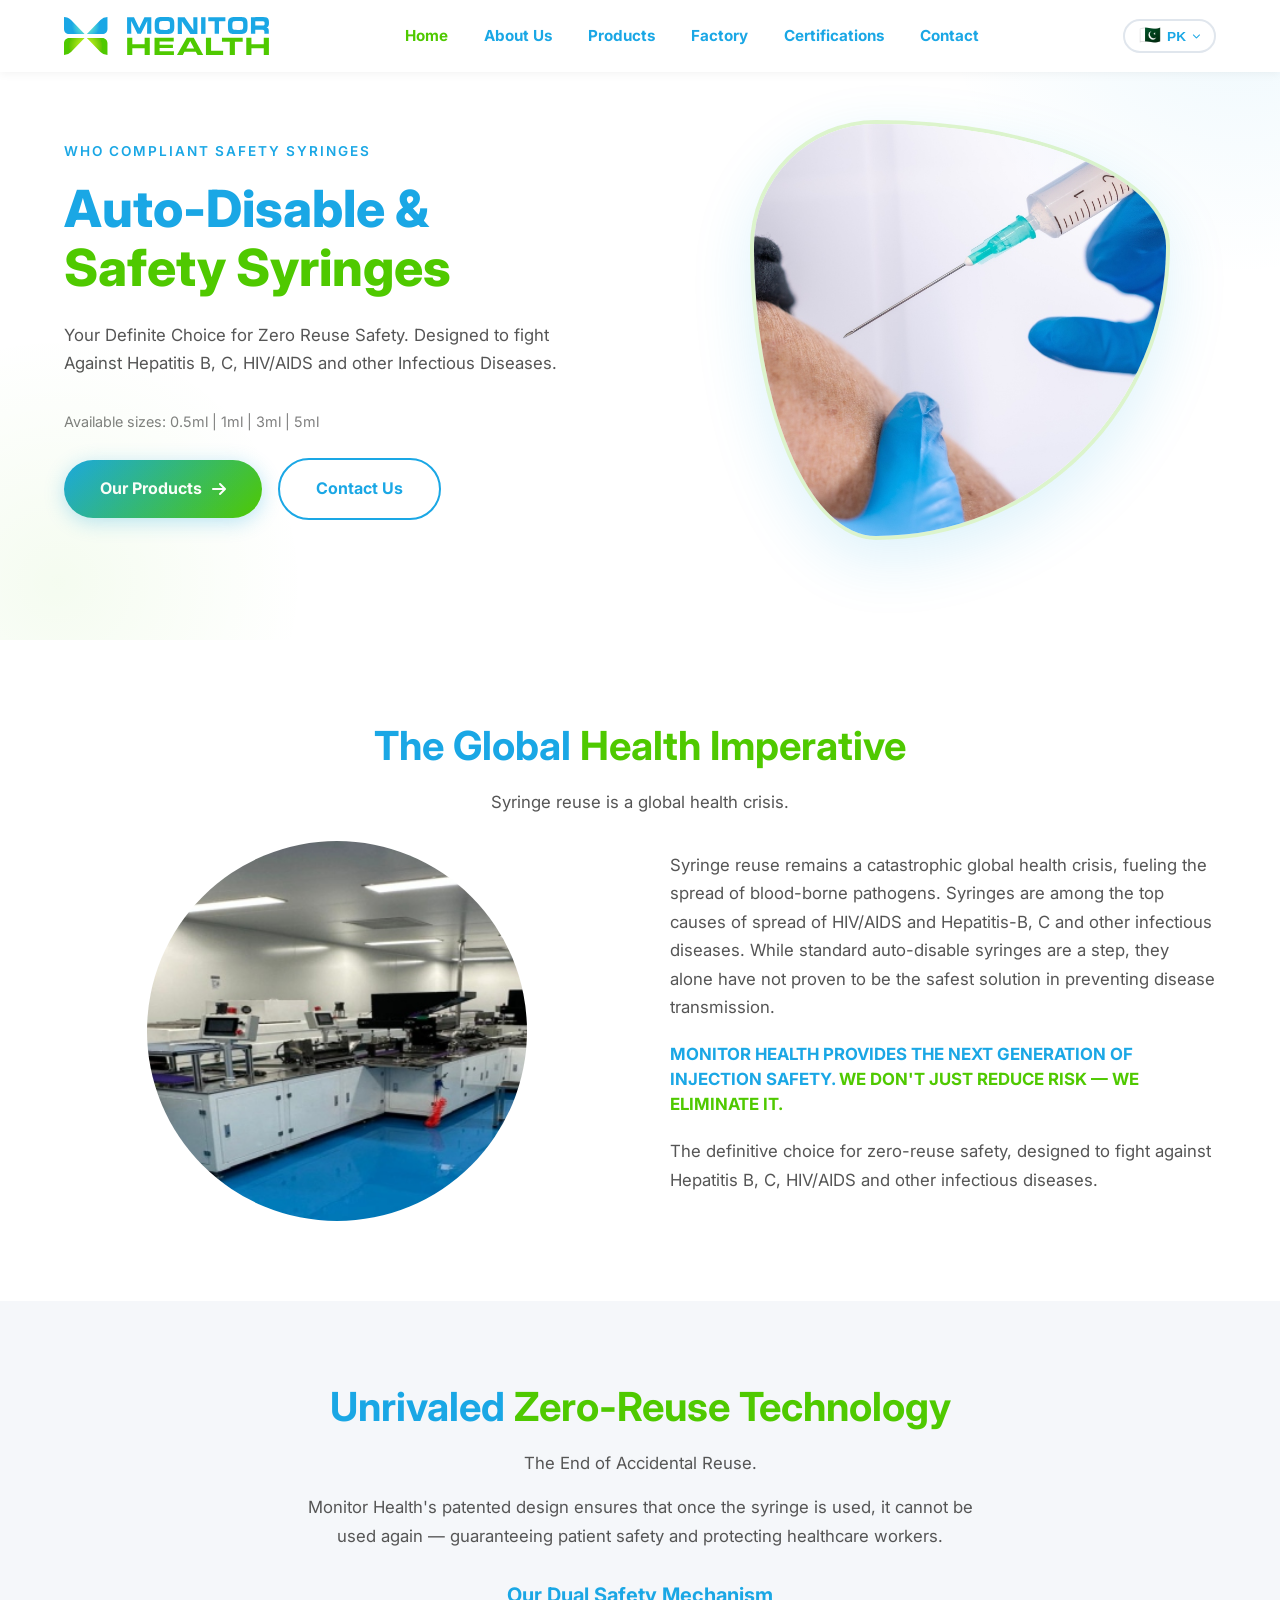
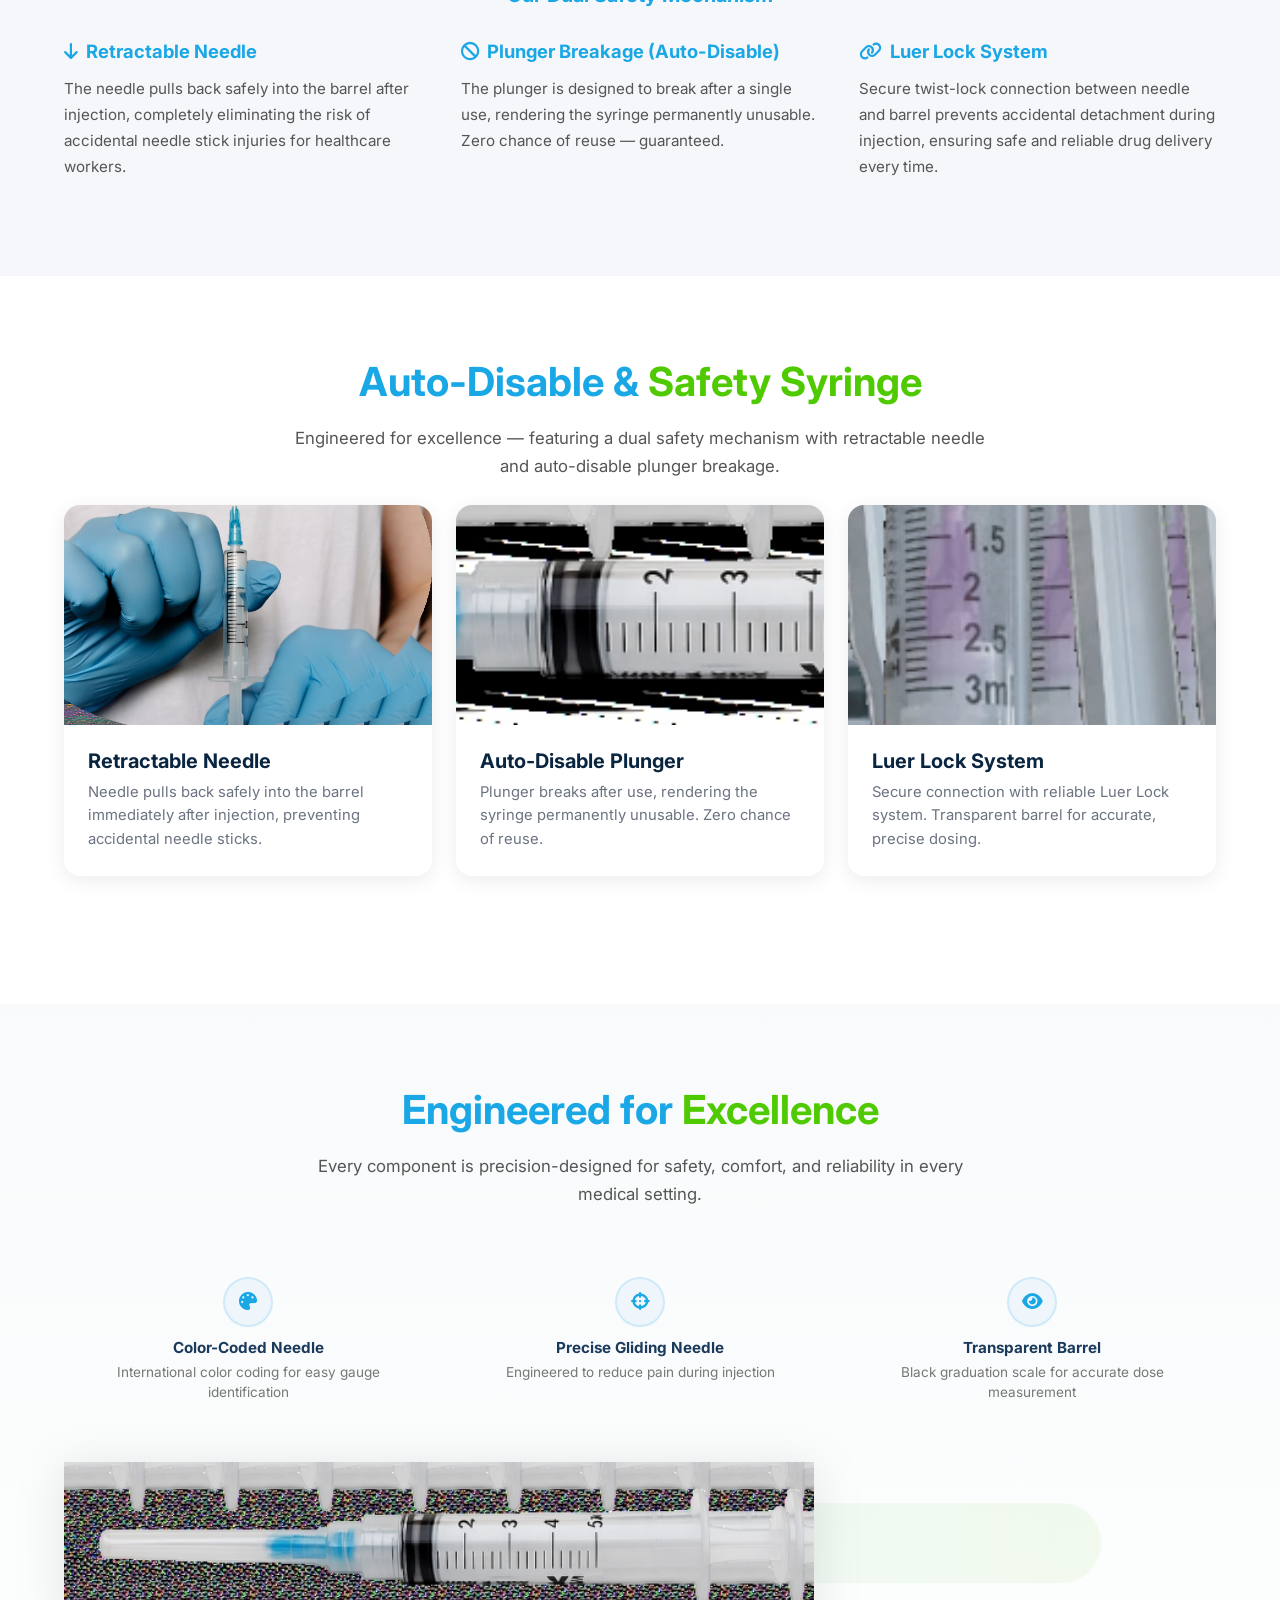
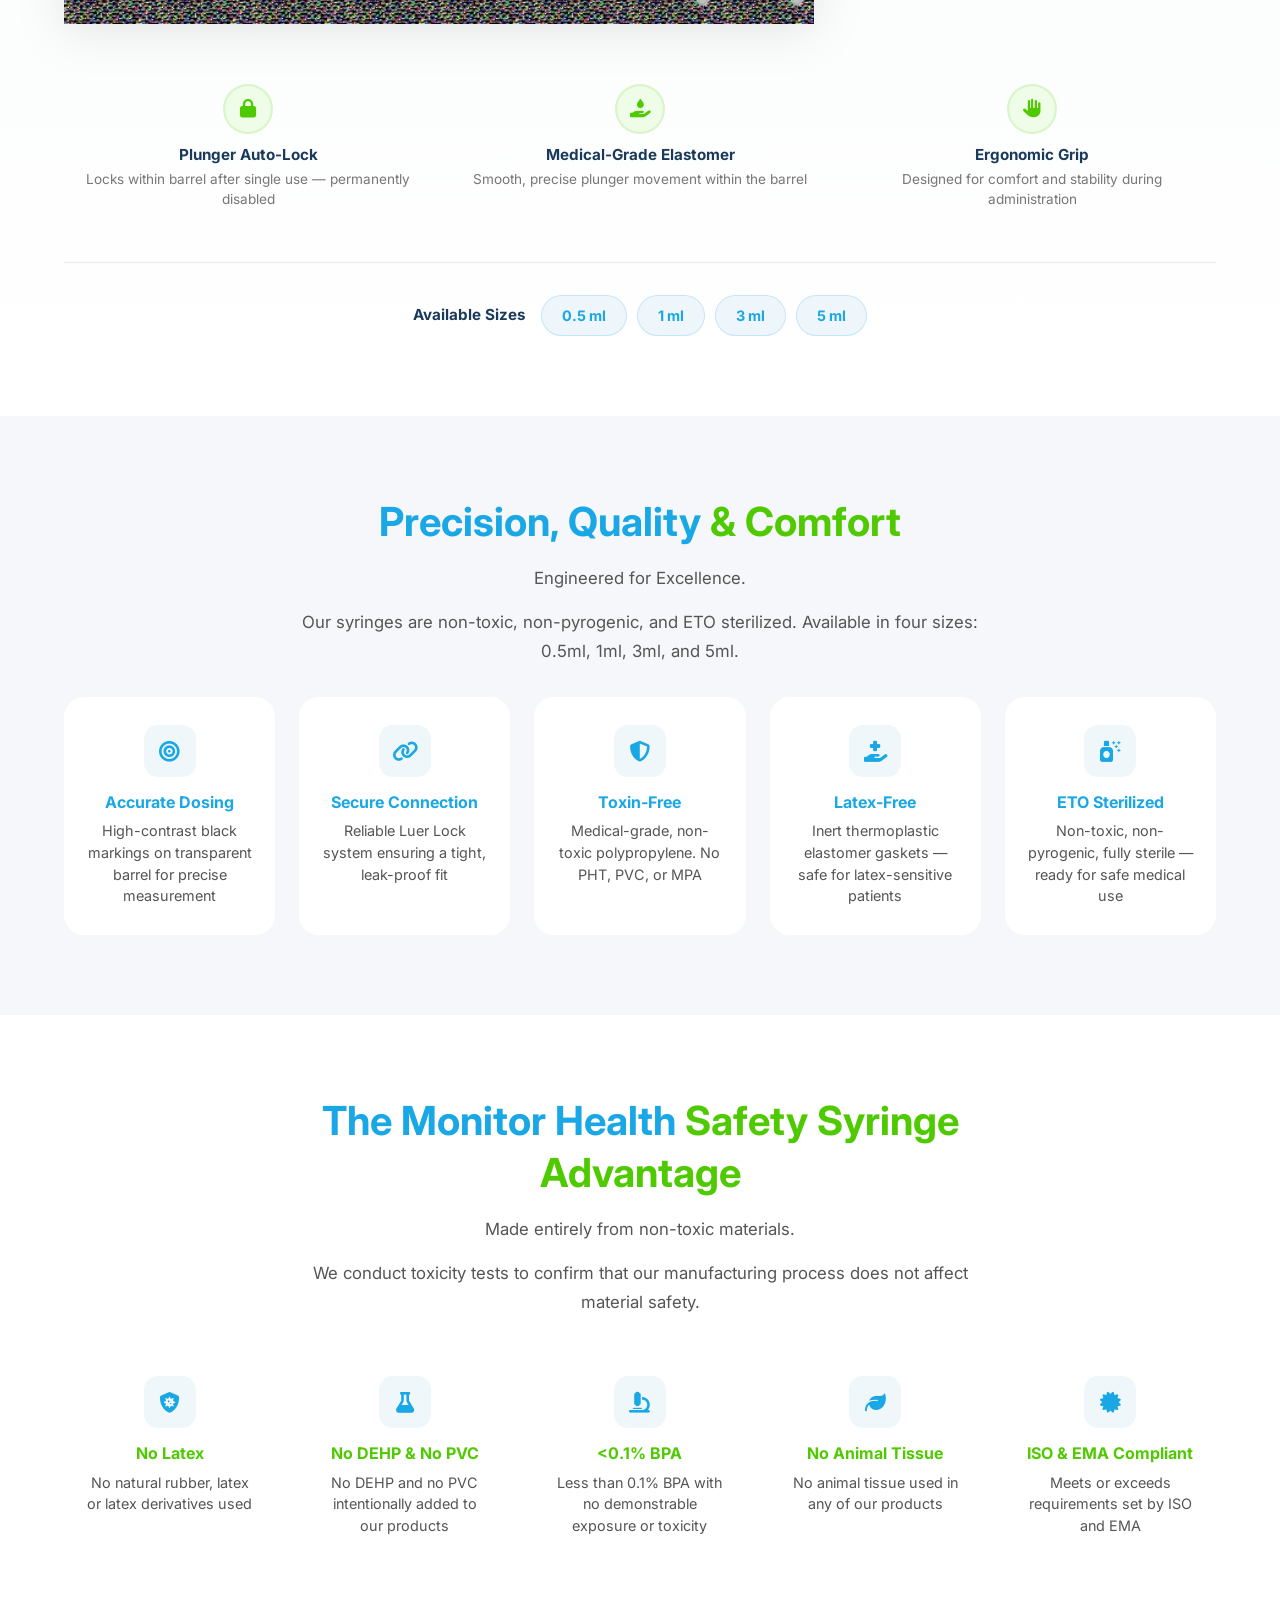
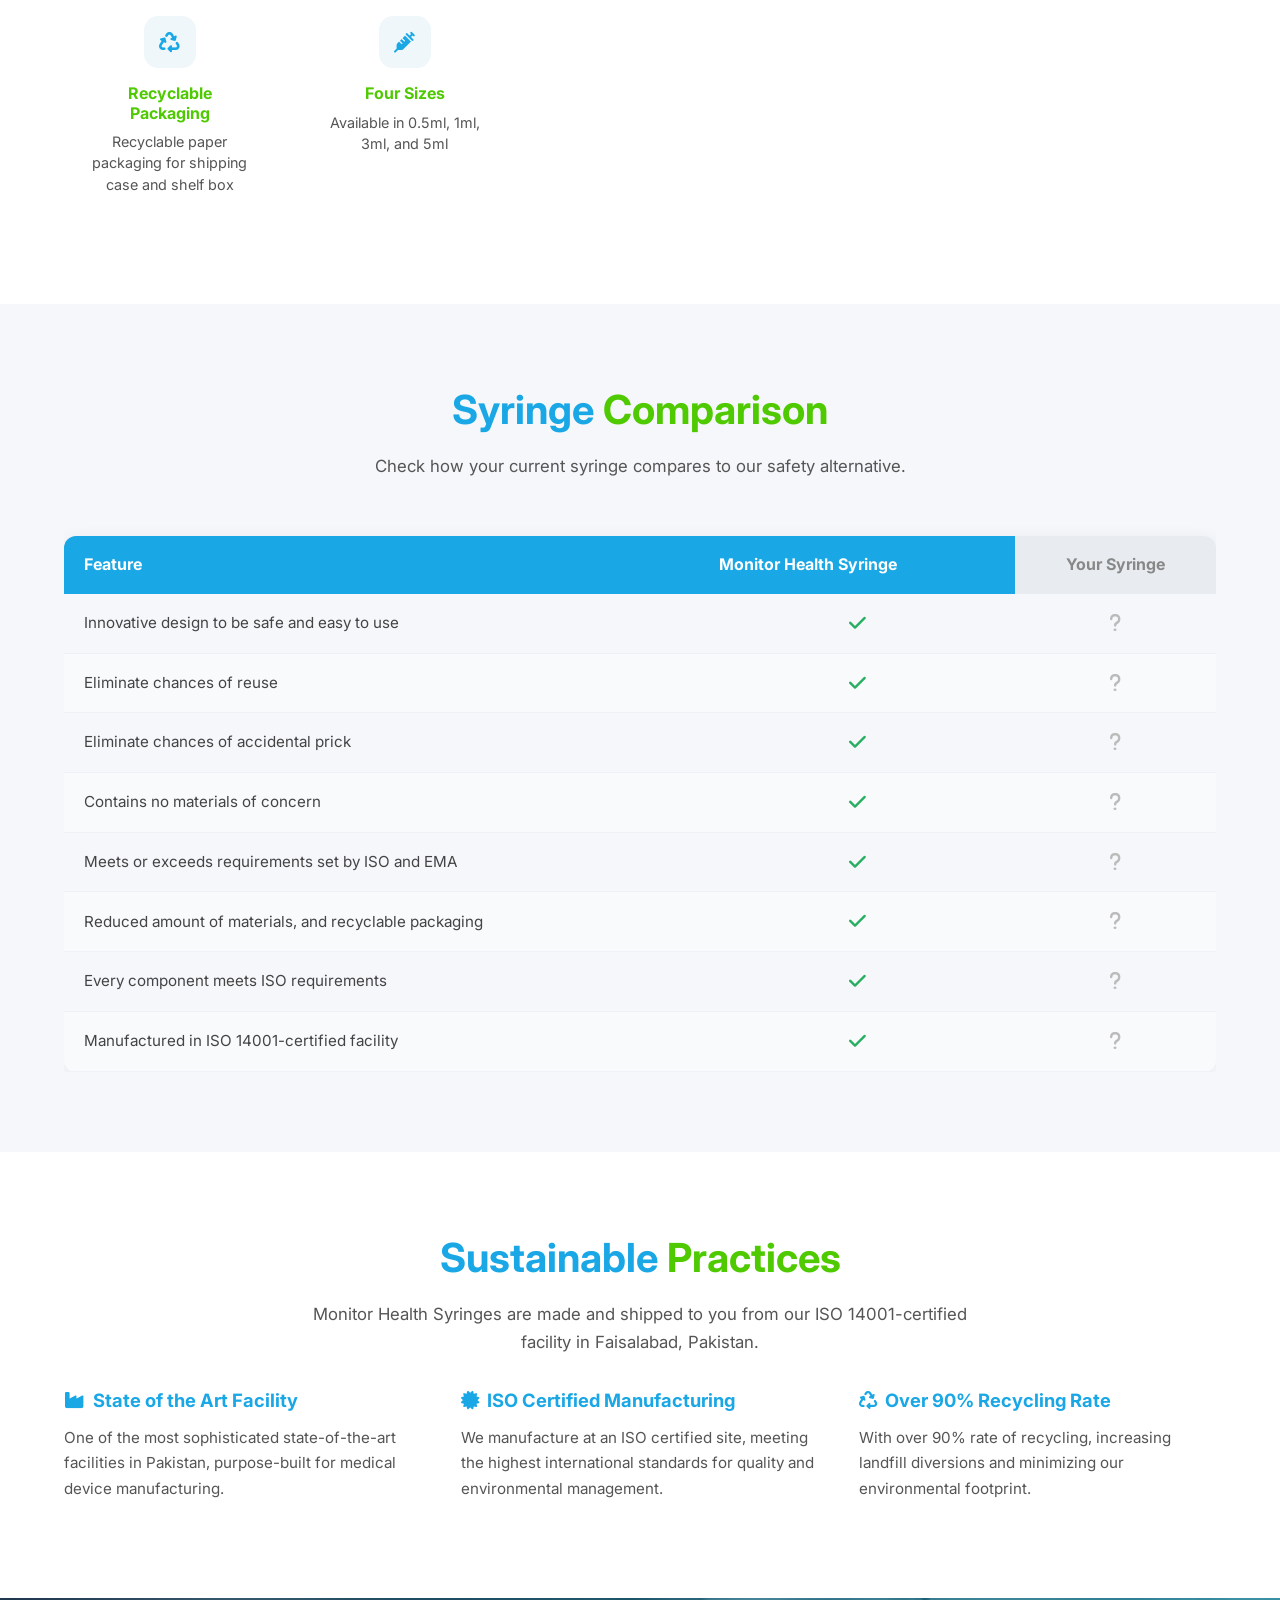
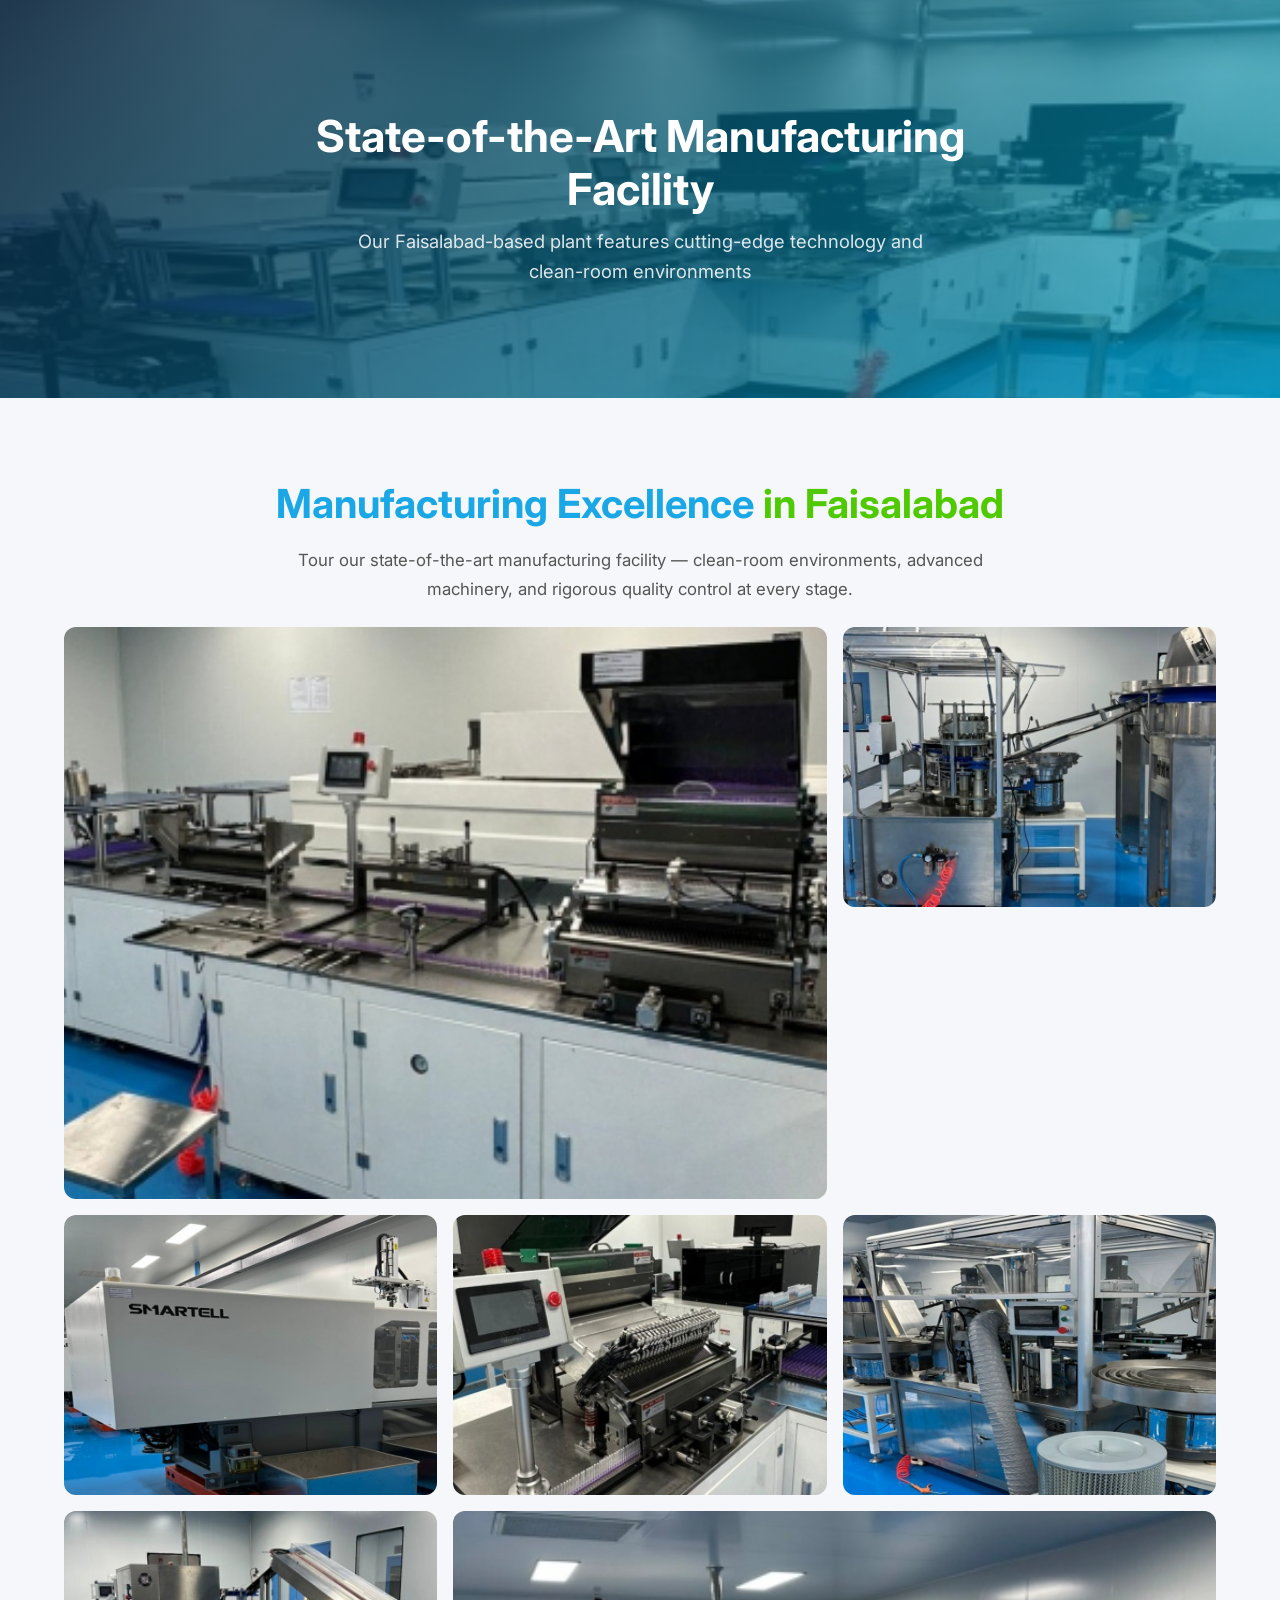
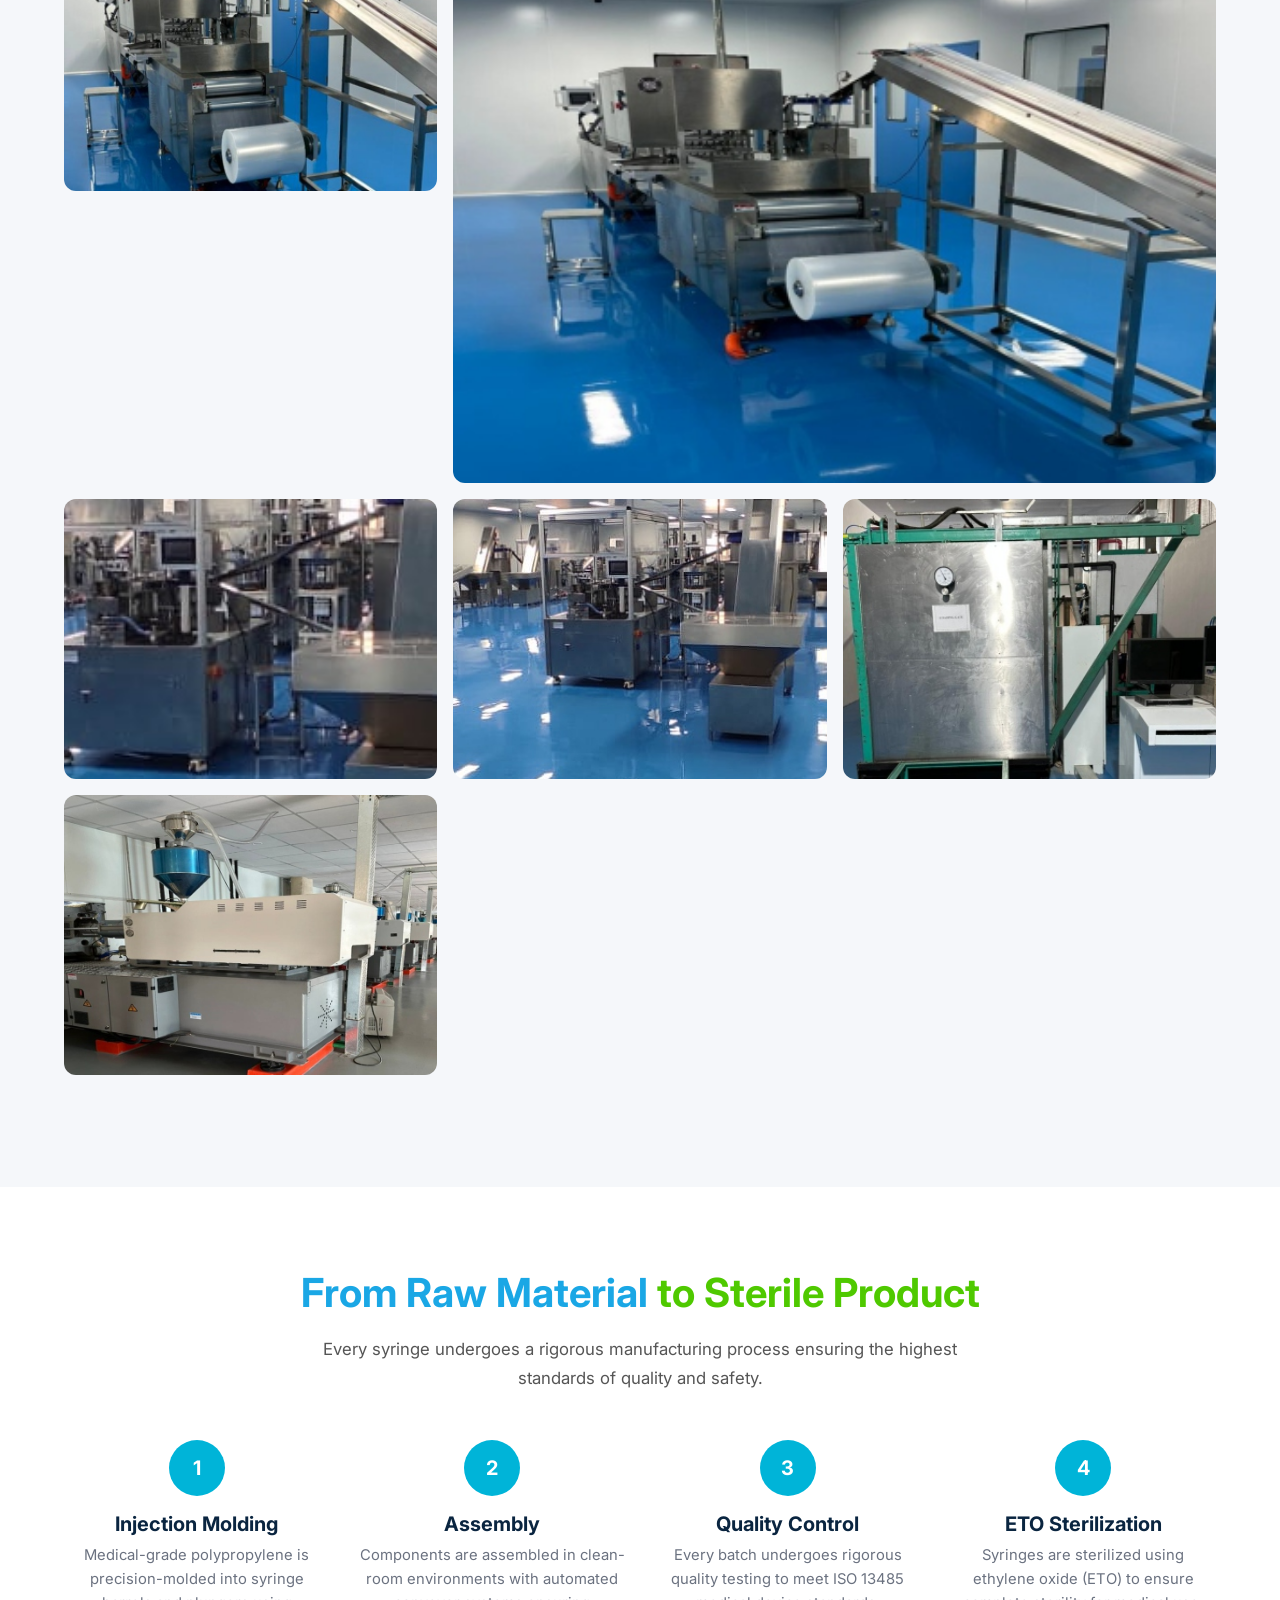
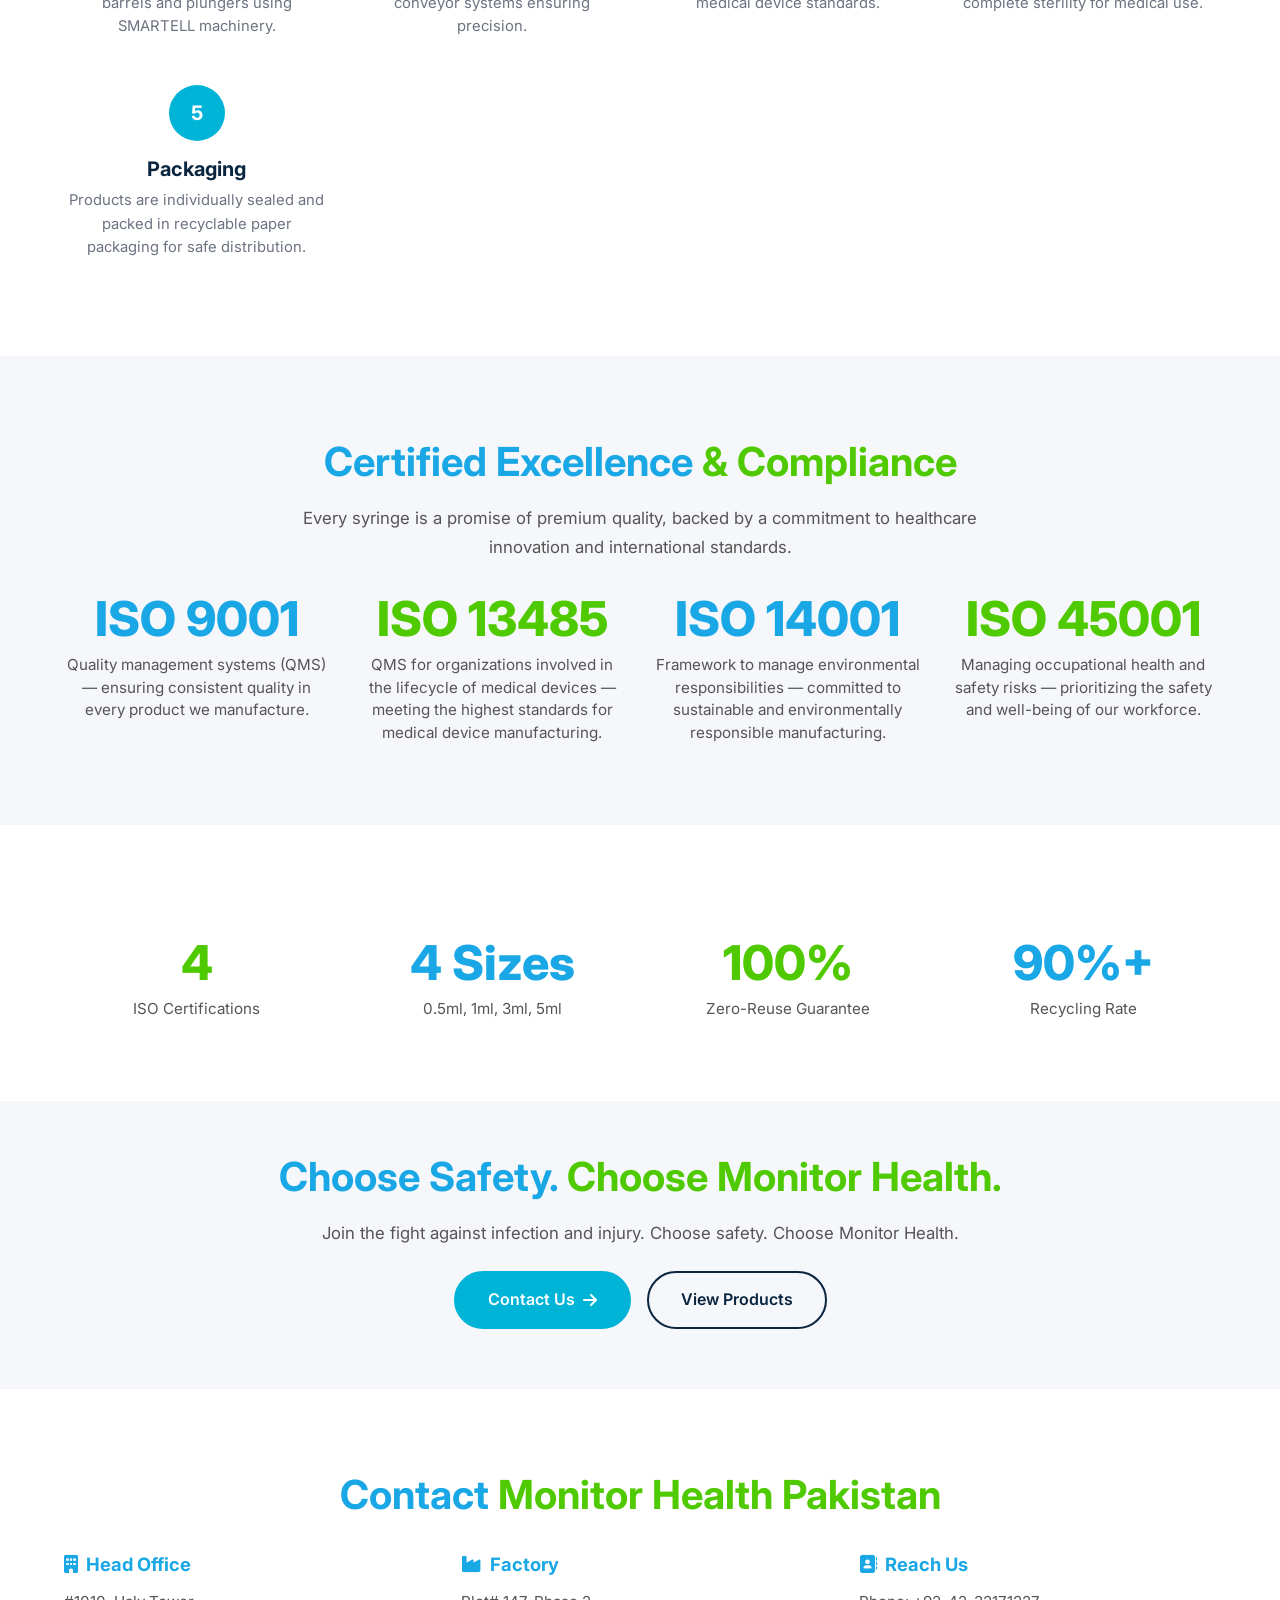
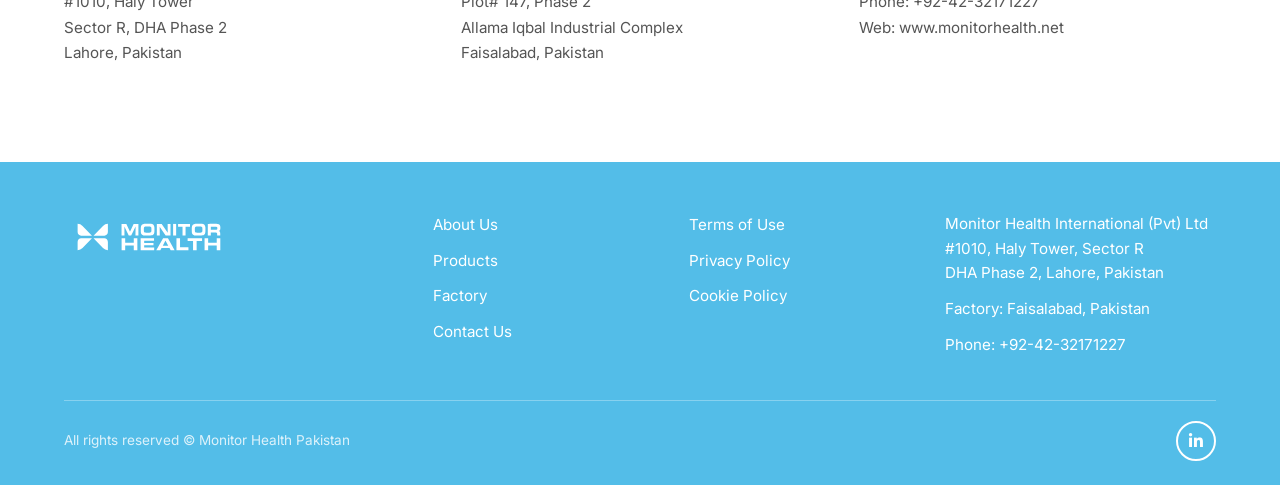
<file: pk/index.html>
<!DOCTYPE html>
<html lang="en">
<head>
  <meta charset="UTF-8">
  <meta name="viewport" content="width=device-width, initial-scale=1.0">
  <title>Monitor Health Pakistan | Auto-Disable &amp; Safety Syringes</title>
  <meta name="description" content="Monitor Health International (Private) Limited - Manufacturing WHO-compliant auto-disable and safety syringes with retractable needle and luer lock in Faisalabad, Pakistan. Your definite choice for zero reuse safety.">
  <link rel="icon" href="../assets/MonitorHealth-fav.png" type="image/png">
  <link rel="preconnect" href="https://fonts.googleapis.com">
  <link rel="preconnect" href="https://fonts.gstatic.com" crossorigin>
  <link href="https://fonts.googleapis.com/css2?family=Inter:wght@400;500;600;700;800&display=swap" rel="stylesheet">
  <link rel="stylesheet" href="https://cdnjs.cloudflare.com/ajax/libs/font-awesome/6.5.1/css/all.min.css">
  <link rel="stylesheet" href="../css/style.css">
</head>
<body>

  <!-- Header -->
  <header class="header">
    <div class="container">
      <nav class="navbar">
        <a href="index.html" class="logo">
          <img src="../assets/__Main Logo new cropped.svg" alt="Monitor Health" class="logo-svg">
        </a>
        <div class="nav-links">
          <a href="index.html" class="active">Home</a>
          <a href="#about">About Us</a>
          <a href="#products">Products</a>
          <a href="#factory">Factory</a>
          <a href="#certifications">Certifications</a>
          <a href="#contact">Contact</a>
        </div>
        <div class="region-switcher">
          <button class="region-switcher-btn">
            <span class="flag-emoji">🇵🇰</span> PK <i class="fas fa-chevron-down" style="font-size:0.6em"></i>
          </button>
          <div class="region-switcher-menu">
            <a href="../home.html"><span class="flag-emoji">🇺🇸</span> United States</a>
            <a href="index.html" class="region-active"><span class="flag-emoji">🇵🇰</span> Pakistan</a>
          </div>
        </div>
        <button class="mobile-toggle" aria-label="Toggle menu">
          <span></span><span></span><span></span>
        </button>
      </nav>
    </div>
  </header>
  <div class="mobile-overlay"></div>

  <!-- Hero Section -->
  <section class="mh-hero mh-hero-modern" style="padding-top:100px;padding-bottom:80px">
    <div class="container" style="max-width:100%;padding:0">
      <div class="mh-hero-grid" style="grid-template-columns:1fr 1fr;min-height:auto;align-items:center">
        <div class="mh-hero-content" style="padding:40px 24px 40px calc(max(24px, (100vw - 1200px) / 2 + 24px))">
          <p class="slide-up" style="color:#1aa7e5;font-weight:600;text-transform:uppercase;letter-spacing:2px;font-size:0.85rem;margin-bottom:1rem">WHO Compliant Safety Syringes</p>
          <h1 class="slide-up stagger-1" style="font-size:clamp(2.2rem,4vw,3.2rem);line-height:1.15;margin-bottom:1.5rem"><span class="text-blue">Auto-Disable &amp;</span><br><span class="text-green">Safety Syringes</span></h1>
          <p class="slide-up stagger-2">Your Definite Choice for Zero Reuse Safety. Designed to fight Against Hepatitis B, C, HIV/AIDS and other Infectious Diseases.</p>
          <p class="slide-up stagger-3" style="font-size:0.9rem;opacity:0.75;margin-bottom:1.5rem">Available sizes: 0.5ml | 1ml | 3ml | 5ml</p>
          <div class="slide-up stagger-4">
            <a href="#products" class="btn-modern btn-modern-primary">Our Products <i class="fas fa-arrow-right"></i></a>
            <a href="#contact" class="btn-modern btn-modern-outline" style="margin-left:12px">Contact Us</a>
          </div>
        </div>
        <div style="display:flex;justify-content:center;padding:20px">
          <div class="mh-hero-img-contained float-animation">
            <img src="../assets/pk/img-000.png" alt="Monitor Health Auto-Disable Safety Syringe">
          </div>
        </div>
      </div>
    </div>
  </section>

  <!-- The Global Health Imperative -->
  <section id="about" class="mh-section">
    <div class="container">
      <h2 class="mh-centered-heading fade-in"><span class="text-blue">The Global</span> <span class="text-green">Health Imperative</span></h2>
      <p class="mh-help-desc text-center fade-in" style="margin-bottom:1.5rem">Syringe reuse is a global health crisis.</p>
      <div class="mh-feature-row">
        <div class="mh-circle-img fade-in-left">
          <img src="../assets/pk/img-009.png" alt="Monitor Health Pakistan facility">
        </div>
        <div class="mh-feature-content fade-in-right">
          <p>Syringe reuse remains a catastrophic global health crisis, fueling the spread of blood-borne pathogens. Syringes are among the top causes of spread of HIV/AIDS and Hepatitis-B, C and other infectious diseases. While standard auto-disable syringes are a step, they alone have not proven to be the safest solution in preventing disease transmission.</p>
          <p style="font-weight:700;text-transform:uppercase;margin:1.25rem 0;line-height:1.5"><span class="text-blue">Monitor Health provides the next generation of injection safety.</span> <span class="text-green">We don't just reduce risk &mdash; we eliminate it.</span></p>
          <p>The definitive choice for zero-reuse safety, designed to fight against Hepatitis B, C, HIV/AIDS and other infectious diseases.</p>
        </div>
      </div>
    </div>
  </section>

  <!-- Unrivaled Zero-Reuse Technology -->
  <section class="mh-section" style="background:#f5f7fa">
    <div class="container">
      <h2 class="mh-centered-heading fade-in"><span class="text-blue">Unrivaled</span> <span class="text-green">Zero-Reuse Technology</span></h2>
      <p class="mh-help-desc text-center fade-in" style="margin-bottom:0.5rem">The End of Accidental Reuse.</p>
      <p class="mh-help-desc text-center fade-in" style="margin-bottom:2rem">Monitor Health's patented design ensures that once the syringe is used, it cannot be used again &mdash; guaranteeing patient safety and protecting healthcare workers.</p>

      <h3 class="mh-centered-heading fade-in" style="font-size:1.25rem;margin-bottom:2rem"><span class="text-blue">Our Dual Safety Mechanism</span></h3>

      <div class="mh-offer-grid">
        <div class="mh-offer-item fade-in">
          <h4 class="text-blue"><i class="fas fa-arrow-down" style="margin-right:8px"></i>Retractable Needle</h4>
          <p>The needle pulls back safely into the barrel after injection, completely eliminating the risk of accidental needle stick injuries for healthcare workers.</p>
        </div>
        <div class="mh-offer-item fade-in">
          <h4 class="text-blue"><i class="fas fa-ban" style="margin-right:8px"></i>Plunger Breakage (Auto-Disable)</h4>
          <p>The plunger is designed to break after a single use, rendering the syringe permanently unusable. Zero chance of reuse &mdash; guaranteed.</p>
        </div>
        <div class="mh-offer-item fade-in">
          <h4 class="text-blue"><i class="fas fa-link" style="margin-right:8px"></i>Luer Lock System</h4>
          <p>Secure twist-lock connection between needle and barrel prevents accidental detachment during injection, ensuring safe and reliable drug delivery every time.</p>
        </div>
      </div>
    </div>
  </section>

  <!-- Product Section with Images -->
  <section id="products" class="mh-section">
    <div class="container">
      <h2 class="mh-centered-heading fade-in" style="margin-bottom:0.75rem"><span class="text-blue">Auto-Disable &amp;</span> <span class="text-green">Safety Syringe</span></h2>
      <p class="mh-help-desc text-center fade-in">Engineered for excellence &mdash; featuring a dual safety mechanism with retractable needle and auto-disable plunger breakage.</p>

      <!-- Product Image Cards -->
      <div class="highlight-cards" style="margin-bottom:3rem">
        <div class="highlight-card fade-in">
          <div class="card-img">
            <img src="../assets/pk/img-001.png" alt="Safety syringe with retractable needle">
          </div>
          <div class="card-body">
            <h4>Retractable Needle</h4>
            <p>Needle pulls back safely into the barrel immediately after injection, preventing accidental needle sticks.</p>
          </div>
        </div>
        <div class="highlight-card fade-in">
          <div class="card-img">
            <img src="../assets/pk/img-017.png" alt="Auto-disable syringe close-up">
          </div>
          <div class="card-body">
            <h4>Auto-Disable Plunger</h4>
            <p>Plunger breaks after use, rendering the syringe permanently unusable. Zero chance of reuse.</p>
          </div>
        </div>
        <div class="highlight-card fade-in">
          <div class="card-img">
            <img src="../assets/pk/img-019.png" alt="Luer lock syringe barrel">
          </div>
          <div class="card-body">
            <h4>Luer Lock System</h4>
            <p>Secure connection with reliable Luer Lock system. Transparent barrel for accurate, precise dosing.</p>
          </div>
        </div>
      </div>
    </div>
  </section>

  <!-- Syringe Anatomy -->
  <section class="mh-section mh-syringe-section">
    <div class="container">
      <h2 class="mh-centered-heading fade-in"><span class="text-blue">Engineered for</span> <span class="text-green">Excellence</span></h2>
      <p class="mh-help-desc text-center fade-in">Every component is precision-designed for safety, comfort, and reliability in every medical setting.</p>

      <div class="mh-syringe-showcase fade-in">
        <!-- Top row of features -->
        <div class="mh-syringe-top-features">
          <div class="mh-syringe-feat">
            <div class="mh-syringe-feat-icon pulse-icon"><i class="fas fa-palette"></i></div>
            <h4>Color-Coded Needle</h4>
            <p>International color coding for easy gauge identification</p>
          </div>
          <div class="mh-syringe-feat">
            <div class="mh-syringe-feat-icon pulse-icon"><i class="fas fa-crosshairs"></i></div>
            <h4>Precise Gliding Needle</h4>
            <p>Engineered to reduce pain during injection</p>
          </div>
          <div class="mh-syringe-feat">
            <div class="mh-syringe-feat-icon pulse-icon"><i class="fas fa-eye"></i></div>
            <h4>Transparent Barrel</h4>
            <p>Black graduation scale for accurate dose measurement</p>
          </div>
        </div>

        <!-- Syringe Image -->
        <div class="mh-syringe-hero-img">
          <img src="../assets/pk/img-015.png" alt="Monitor Health Safety Syringe">
        </div>

        <!-- Bottom row of features -->
        <div class="mh-syringe-bottom-features">
          <div class="mh-syringe-feat">
            <div class="mh-syringe-feat-icon pulse-icon mh-green"><i class="fas fa-lock"></i></div>
            <h4>Plunger Auto-Lock</h4>
            <p>Locks within barrel after single use &mdash; permanently disabled</p>
          </div>
          <div class="mh-syringe-feat">
            <div class="mh-syringe-feat-icon pulse-icon mh-green"><i class="fas fa-hand-holding-droplet"></i></div>
            <h4>Medical-Grade Elastomer</h4>
            <p>Smooth, precise plunger movement within the barrel</p>
          </div>
          <div class="mh-syringe-feat">
            <div class="mh-syringe-feat-icon pulse-icon mh-green"><i class="fas fa-hand"></i></div>
            <h4>Ergonomic Grip</h4>
            <p>Designed for comfort and stability during administration</p>
          </div>
        </div>
      </div>

      <!-- Sizes strip -->
      <div class="mh-sizes-strip fade-in">
        <p class="mh-sizes-label">Available Sizes</p>
        <div class="mh-sizes-badges">
          <span class="mh-size-badge">0.5 ml</span>
          <span class="mh-size-badge">1 ml</span>
          <span class="mh-size-badge">3 ml</span>
          <span class="mh-size-badge">5 ml</span>
        </div>
      </div>
    </div>
  </section>

  <!-- Precision, Quality & Comfort -->
  <section class="mh-section" style="background:#f5f7fa">
    <div class="container">
      <h2 class="mh-centered-heading fade-in"><span class="text-blue">Precision, Quality</span> <span class="text-green">&amp; Comfort</span></h2>
      <p class="mh-help-desc text-center fade-in" style="margin-bottom:0.5rem">Engineered for Excellence.</p>
      <p class="mh-help-desc text-center fade-in">Our syringes are non-toxic, non-pyrogenic, and ETO sterilized. Available in four sizes: 0.5ml, 1ml, 3ml, and 5ml.</p>
      <div class="mh-feature-cards fade-in">
        <div class="mh-feature-card-item tilt-card gradient-border">
          <div class="mh-feature-card-icon"><i class="fas fa-bullseye"></i></div>
          <h4 class="text-blue">Accurate Dosing</h4>
          <p>High-contrast black markings on transparent barrel for precise measurement</p>
        </div>
        <div class="mh-feature-card-item tilt-card gradient-border">
          <div class="mh-feature-card-icon"><i class="fas fa-link"></i></div>
          <h4 class="text-blue">Secure Connection</h4>
          <p>Reliable Luer Lock system ensuring a tight, leak-proof fit</p>
        </div>
        <div class="mh-feature-card-item tilt-card gradient-border">
          <div class="mh-feature-card-icon"><i class="fas fa-shield-halved"></i></div>
          <h4 class="text-blue">Toxin-Free</h4>
          <p>Medical-grade, non-toxic polypropylene. No PHT, PVC, or MPA</p>
        </div>
        <div class="mh-feature-card-item tilt-card gradient-border">
          <div class="mh-feature-card-icon"><i class="fas fa-hand-holding-medical"></i></div>
          <h4 class="text-blue">Latex-Free</h4>
          <p>Inert thermoplastic elastomer gaskets &mdash; safe for latex-sensitive patients</p>
        </div>
        <div class="mh-feature-card-item tilt-card gradient-border">
          <div class="mh-feature-card-icon"><i class="fas fa-spray-can-sparkles"></i></div>
          <h4 class="text-blue">ETO Sterilized</h4>
          <p>Non-toxic, non-pyrogenic, fully sterile &mdash; ready for safe medical use</p>
        </div>
      </div>
    </div>
  </section>

  <!-- The Monitor Health Safety Syringe Advantage -->
  <section class="mh-section">
    <div class="container">
      <h2 class="mh-centered-heading fade-in"><span class="text-blue">The Monitor Health</span> <span class="text-green">Safety Syringe Advantage</span></h2>
      <p class="mh-help-desc text-center fade-in" style="margin-bottom:0.5rem">Made entirely from non-toxic materials.</p>
      <p class="mh-help-desc text-center fade-in">We conduct toxicity tests to confirm that our manufacturing process does not affect material safety.</p>
      <div class="mh-feature-cards fade-in">
        <div class="mh-feature-card-item tilt-card gradient-border">
          <div class="mh-feature-card-icon"><i class="fas fa-shield-virus"></i></div>
          <h4 class="text-green">No Latex</h4>
          <p>No natural rubber, latex or latex derivatives used</p>
        </div>
        <div class="mh-feature-card-item tilt-card gradient-border">
          <div class="mh-feature-card-icon"><i class="fas fa-flask"></i></div>
          <h4 class="text-green">No DEHP &amp; No PVC</h4>
          <p>No DEHP and no PVC intentionally added to our products</p>
        </div>
        <div class="mh-feature-card-item tilt-card gradient-border">
          <div class="mh-feature-card-icon"><i class="fas fa-microscope"></i></div>
          <h4 class="text-green">&lt;0.1% BPA</h4>
          <p>Less than 0.1% BPA with no demonstrable exposure or toxicity</p>
        </div>
        <div class="mh-feature-card-item tilt-card gradient-border">
          <div class="mh-feature-card-icon"><i class="fas fa-leaf"></i></div>
          <h4 class="text-green">No Animal Tissue</h4>
          <p>No animal tissue used in any of our products</p>
        </div>
        <div class="mh-feature-card-item tilt-card gradient-border">
          <div class="mh-feature-card-icon"><i class="fas fa-certificate"></i></div>
          <h4 class="text-green">ISO &amp; EMA Compliant</h4>
          <p>Meets or exceeds requirements set by ISO and EMA</p>
        </div>
        <div class="mh-feature-card-item tilt-card gradient-border">
          <div class="mh-feature-card-icon"><i class="fas fa-recycle"></i></div>
          <h4 class="text-green">Recyclable Packaging</h4>
          <p>Recyclable paper packaging for shipping case and shelf box</p>
        </div>
        <div class="mh-feature-card-item tilt-card gradient-border">
          <div class="mh-feature-card-icon"><i class="fas fa-syringe"></i></div>
          <h4 class="text-green">Four Sizes</h4>
          <p>Available in 0.5ml, 1ml, 3ml, and 5ml</p>
        </div>
      </div>
    </div>
  </section>

  <!-- Syringe Comparison Table -->
  <section class="mh-section" style="background:#f5f7fa">
    <div class="container">
      <h2 class="mh-centered-heading fade-in"><span class="text-blue">Syringe</span> <span class="text-green">Comparison</span></h2>
      <p class="mh-help-desc text-center fade-in">Check how your current syringe compares to our safety alternative.</p>
      <div class="fade-in" style="overflow-x:auto">
        <table class="mh-compare-table">
          <thead>
            <tr>
              <th>Feature</th>
              <th>Monitor Health Syringe</th>
              <th>Your Syringe</th>
            </tr>
          </thead>
          <tbody>
            <tr>
              <td>Innovative design to be safe and easy to use</td>
              <td><i class="fas fa-check" style="color:#27ae60"></i></td>
              <td><i class="fas fa-question" style="color:#bbb"></i></td>
            </tr>
            <tr>
              <td>Eliminate chances of reuse</td>
              <td><i class="fas fa-check" style="color:#27ae60"></i></td>
              <td><i class="fas fa-question" style="color:#bbb"></i></td>
            </tr>
            <tr>
              <td>Eliminate chances of accidental prick</td>
              <td><i class="fas fa-check" style="color:#27ae60"></i></td>
              <td><i class="fas fa-question" style="color:#bbb"></i></td>
            </tr>
            <tr>
              <td>Contains no materials of concern</td>
              <td><i class="fas fa-check" style="color:#27ae60"></i></td>
              <td><i class="fas fa-question" style="color:#bbb"></i></td>
            </tr>
            <tr>
              <td>Meets or exceeds requirements set by ISO and EMA</td>
              <td><i class="fas fa-check" style="color:#27ae60"></i></td>
              <td><i class="fas fa-question" style="color:#bbb"></i></td>
            </tr>
            <tr>
              <td>Reduced amount of materials, and recyclable packaging</td>
              <td><i class="fas fa-check" style="color:#27ae60"></i></td>
              <td><i class="fas fa-question" style="color:#bbb"></i></td>
            </tr>
            <tr>
              <td>Every component meets ISO requirements</td>
              <td><i class="fas fa-check" style="color:#27ae60"></i></td>
              <td><i class="fas fa-question" style="color:#bbb"></i></td>
            </tr>
            <tr>
              <td>Manufactured in ISO 14001-certified facility</td>
              <td><i class="fas fa-check" style="color:#27ae60"></i></td>
              <td><i class="fas fa-question" style="color:#bbb"></i></td>
            </tr>
          </tbody>
        </table>
      </div>
    </div>
  </section>

  <!-- Sustainable Practices -->
  <section class="mh-section">
    <div class="container">
      <h2 class="mh-centered-heading fade-in"><span class="text-blue">Sustainable</span> <span class="text-green">Practices</span></h2>
      <p class="mh-help-desc text-center fade-in">Monitor Health Syringes are made and shipped to you from our ISO 14001-certified facility in Faisalabad, Pakistan.</p>
      <div class="mh-offer-grid">
        <div class="mh-offer-item fade-in">
          <h4 class="text-blue"><i class="fas fa-industry" style="margin-right:8px"></i>State of the Art Facility</h4>
          <p>One of the most sophisticated state-of-the-art facilities in Pakistan, purpose-built for medical device manufacturing.</p>
        </div>
        <div class="mh-offer-item fade-in">
          <h4 class="text-blue"><i class="fas fa-certificate" style="margin-right:8px"></i>ISO Certified Manufacturing</h4>
          <p>We manufacture at an ISO certified site, meeting the highest international standards for quality and environmental management.</p>
        </div>
        <div class="mh-offer-item fade-in">
          <h4 class="text-blue"><i class="fas fa-recycle" style="margin-right:8px"></i>Over 90% Recycling Rate</h4>
          <p>With over 90% rate of recycling, increasing landfill diversions and minimizing our environmental footprint.</p>
        </div>
      </div>
    </div>
  </section>

  <!-- Factory Image Banner -->
  <div class="image-banner">
    <img src="../assets/pk/img-009.png" alt="Monitor Health Faisalabad manufacturing facility">
    <div class="banner-overlay">
      <div>
        <h2>State-of-the-Art Manufacturing Facility</h2>
        <p>Our Faisalabad-based plant features cutting-edge technology and clean-room environments</p>
      </div>
    </div>
  </div>

  <!-- Factory Gallery -->
  <section id="factory" class="mh-section" style="background:#f5f7fa">
    <div class="container">
      <h2 class="mh-centered-heading fade-in" style="margin-bottom:0.75rem"><span class="text-blue">Manufacturing Excellence</span> <span class="text-green">in Faisalabad</span></h2>
      <p class="mh-help-desc text-center fade-in">Tour our state-of-the-art manufacturing facility &mdash; clean-room environments, advanced machinery, and rigorous quality control at every stage.</p>

      <div class="gallery-grid" style="margin-bottom:2rem">
        <div class="gallery-item span-2 fade-in">
          <img src="../assets/pk/img-005.png" alt="Clean room production line">
          <div class="gallery-overlay"><p>Clean-Room Production Line</p></div>
        </div>
        <div class="gallery-item fade-in">
          <img src="../assets/pk/img-004.png" alt="Assembly machine">
          <div class="gallery-overlay"><p>Syringe Assembly Machine</p></div>
        </div>
        <div class="gallery-item fade-in">
          <img src="../assets/pk/img-012.png" alt="SMARTELL injection molding">
          <div class="gallery-overlay"><p>SMARTELL Injection Molding</p></div>
        </div>
        <div class="gallery-item fade-in">
          <img src="../assets/pk/img-007.png" alt="Printing and labeling machine">
          <div class="gallery-overlay"><p>Printing &amp; Labeling</p></div>
        </div>
        <div class="gallery-item fade-in">
          <img src="../assets/pk/img-013.png" alt="Assembly conveyor system">
          <div class="gallery-overlay"><p>Assembly Conveyor System</p></div>
        </div>
        <div class="gallery-item fade-in">
          <img src="../assets/pk/img-006.png" alt="Packaging and sealing machine">
          <div class="gallery-overlay"><p>Packaging &amp; Sealing</p></div>
        </div>
        <div class="gallery-item span-2 fade-in">
          <img src="../assets/pk/img-014.png" alt="Packaging production line">
          <div class="gallery-overlay"><p>Packaging Production Line</p></div>
        </div>
        <div class="gallery-item fade-in">
          <img src="../assets/pk/img-003.png" alt="Assembly equipment">
          <div class="gallery-overlay"><p>Precision Assembly Equipment</p></div>
        </div>
        <div class="gallery-item fade-in">
          <img src="../assets/pk/img-010.png" alt="Clean room equipment">
          <div class="gallery-overlay"><p>Clean-Room Equipment</p></div>
        </div>
        <div class="gallery-item fade-in">
          <img src="../assets/pk/img-008.png" alt="ETO sterilization system">
          <div class="gallery-overlay"><p>ETO Sterilization System</p></div>
        </div>
        <div class="gallery-item fade-in">
          <img src="../assets/pk/img-011.png" alt="Industrial machinery">
          <div class="gallery-overlay"><p>Industrial Machinery</p></div>
        </div>
      </div>
    </div>
  </section>

  <!-- Manufacturing Process -->
  <section class="mh-section">
    <div class="container">
      <h2 class="mh-centered-heading fade-in" style="margin-bottom:0.75rem"><span class="text-blue">From Raw Material</span> <span class="text-green">to Sterile Product</span></h2>
      <p class="mh-help-desc text-center fade-in">Every syringe undergoes a rigorous manufacturing process ensuring the highest standards of quality and safety.</p>
      <div class="process-steps">
        <div class="process-step fade-in">
          <div class="step-number">1</div>
          <h4>Injection Molding</h4>
          <p>Medical-grade polypropylene is precision-molded into syringe barrels and plungers using SMARTELL machinery.</p>
        </div>
        <div class="process-step fade-in">
          <div class="step-number">2</div>
          <h4>Assembly</h4>
          <p>Components are assembled in clean-room environments with automated conveyor systems ensuring precision.</p>
        </div>
        <div class="process-step fade-in">
          <div class="step-number">3</div>
          <h4>Quality Control</h4>
          <p>Every batch undergoes rigorous quality testing to meet ISO 13485 medical device standards.</p>
        </div>
        <div class="process-step fade-in">
          <div class="step-number">4</div>
          <h4>ETO Sterilization</h4>
          <p>Syringes are sterilized using ethylene oxide (ETO) to ensure complete sterility for medical use.</p>
        </div>
        <div class="process-step fade-in">
          <div class="step-number">5</div>
          <h4>Packaging</h4>
          <p>Products are individually sealed and packed in recyclable paper packaging for safe distribution.</p>
        </div>
      </div>
    </div>
  </section>

  <!-- Certifications -->
  <section id="certifications" class="mh-section" style="background:#f5f7fa">
    <div class="container">
      <h2 class="mh-centered-heading fade-in" style="margin-bottom:0.75rem"><span class="text-blue">Certified Excellence</span> <span class="text-green">&amp; Compliance</span></h2>
      <p class="mh-help-desc text-center fade-in">Every syringe is a promise of premium quality, backed by a commitment to healthcare innovation and international standards.</p>
      <div class="mh-cardiac-stats fade-in">
        <div class="mh-cardiac-stat">
          <h3 class="text-blue">ISO 9001</h3>
          <p>Quality management systems (QMS) &mdash; ensuring consistent quality in every product we manufacture.</p>
        </div>
        <div class="mh-cardiac-stat">
          <h3 class="text-green">ISO 13485</h3>
          <p>QMS for organizations involved in the lifecycle of medical devices &mdash; meeting the highest standards for medical device manufacturing.</p>
        </div>
        <div class="mh-cardiac-stat">
          <h3 class="text-blue">ISO 14001</h3>
          <p>Framework to manage environmental responsibilities &mdash; committed to sustainable and environmentally responsible manufacturing.</p>
        </div>
        <div class="mh-cardiac-stat">
          <h3 class="text-green">ISO 45001</h3>
          <p>Managing occupational health and safety risks &mdash; prioritizing the safety and well-being of our workforce.</p>
        </div>
      </div>
    </div>
  </section>

  <!-- Stats -->
  <section class="mh-section">
    <div class="container">
      <div class="mh-cardiac-stats fade-in">
        <div class="mh-cardiac-stat">
          <h3 class="text-green">4</h3>
          <p>ISO Certifications</p>
        </div>
        <div class="mh-cardiac-stat">
          <h3 class="text-blue">4 Sizes</h3>
          <p>0.5ml, 1ml, 3ml, 5ml</p>
        </div>
        <div class="mh-cardiac-stat">
          <h3 class="text-green">100%</h3>
          <p>Zero-Reuse Guarantee</p>
        </div>
        <div class="mh-cardiac-stat">
          <h3 class="text-blue">90%+</h3>
          <p>Recycling Rate</p>
        </div>
      </div>
    </div>
  </section>

  <!-- CTA -->
  <section class="mh-section mh-help-section" style="background:#f5f7fa">
    <div class="container">
      <h2 class="mh-centered-heading"><span class="text-blue">Choose Safety.</span> <span class="text-green">Choose Monitor Health.</span></h2>
      <p class="mh-help-desc text-center">Join the fight against infection and injury. Choose safety. Choose Monitor Health.</p>
      <div class="text-center">
        <a href="#contact" class="btn btn-primary" style="margin-right:12px">Contact Us <i class="fas fa-arrow-right"></i></a>
        <a href="#products" class="btn btn-outline-dark">View Products</a>
      </div>
    </div>
  </section>

  <!-- Contact -->
  <section id="contact" class="mh-section">
    <div class="container">
      <h2 class="mh-centered-heading fade-in" style="margin-bottom:2rem"><span class="text-blue">Contact</span> <span class="text-green">Monitor Health Pakistan</span></h2>
      <div class="mh-offer-grid">
        <div class="mh-offer-item fade-in">
          <h4 class="text-blue"><i class="fas fa-building" style="margin-right:8px"></i>Head Office</h4>
          <p>#1010, Haly Tower<br>Sector R, DHA Phase 2<br>Lahore, Pakistan</p>
        </div>
        <div class="mh-offer-item fade-in">
          <h4 class="text-blue"><i class="fas fa-industry" style="margin-right:8px"></i>Factory</h4>
          <p>Plot# 147, Phase 2<br>Allama Iqbal Industrial Complex<br>Faisalabad, Pakistan</p>
        </div>
        <div class="mh-offer-item fade-in">
          <h4 class="text-blue"><i class="fas fa-address-book" style="margin-right:8px"></i>Reach Us</h4>
          <p>Phone: +92-42-32171227<br>Web: www.monitorhealth.net</p>
        </div>
      </div>
    </div>
  </section>

  <!-- Footer -->
  <footer class="mh-footer">
    <div class="container">
      <div class="mh-footer-grid">
        <div class="mh-footer-brand">
          <a href="index.html">
            <img src="../assets/__Logo in White.svg" alt="Monitor Health" class="mh-footer-logo">
          </a>
        </div>
        <div class="mh-footer-links-col">
          <ul>
            <li><a href="#about">About Us</a></li>
            <li><a href="#products">Products</a></li>
            <li><a href="#factory">Factory</a></li>
            <li><a href="#contact">Contact Us</a></li>
          </ul>
        </div>
        <div class="mh-footer-links-col">
          <ul>
            <li><a href="#">Terms of Use</a></li>
            <li><a href="../assets/Notice of Confidentiality and Privacy Practices.pdf" target="_blank">Privacy Policy</a></li>
            <li><a href="#">Cookie Policy</a></li>
          </ul>
        </div>
        <div class="mh-footer-contact-col">
          <p>Monitor Health International (Pvt) Ltd<br>#1010, Haly Tower, Sector R<br>DHA Phase 2, Lahore, Pakistan</p>
          <p>Factory: Faisalabad, Pakistan</p>
          <p>Phone: +92-42-32171227</p>
        </div>
      </div>
      <div class="mh-footer-bottom">
        <p>All rights reserved &copy; Monitor Health Pakistan</p>
        <div class="mh-footer-social">
          <a href="https://www.linkedin.com/company/monitor-health" target="_blank" aria-label="LinkedIn"><i class="fab fa-linkedin-in"></i></a>
        </div>
      </div>
    </div>
  </footer>

  <script src="../js/main.js"></script>
</body>
</html>
</file>
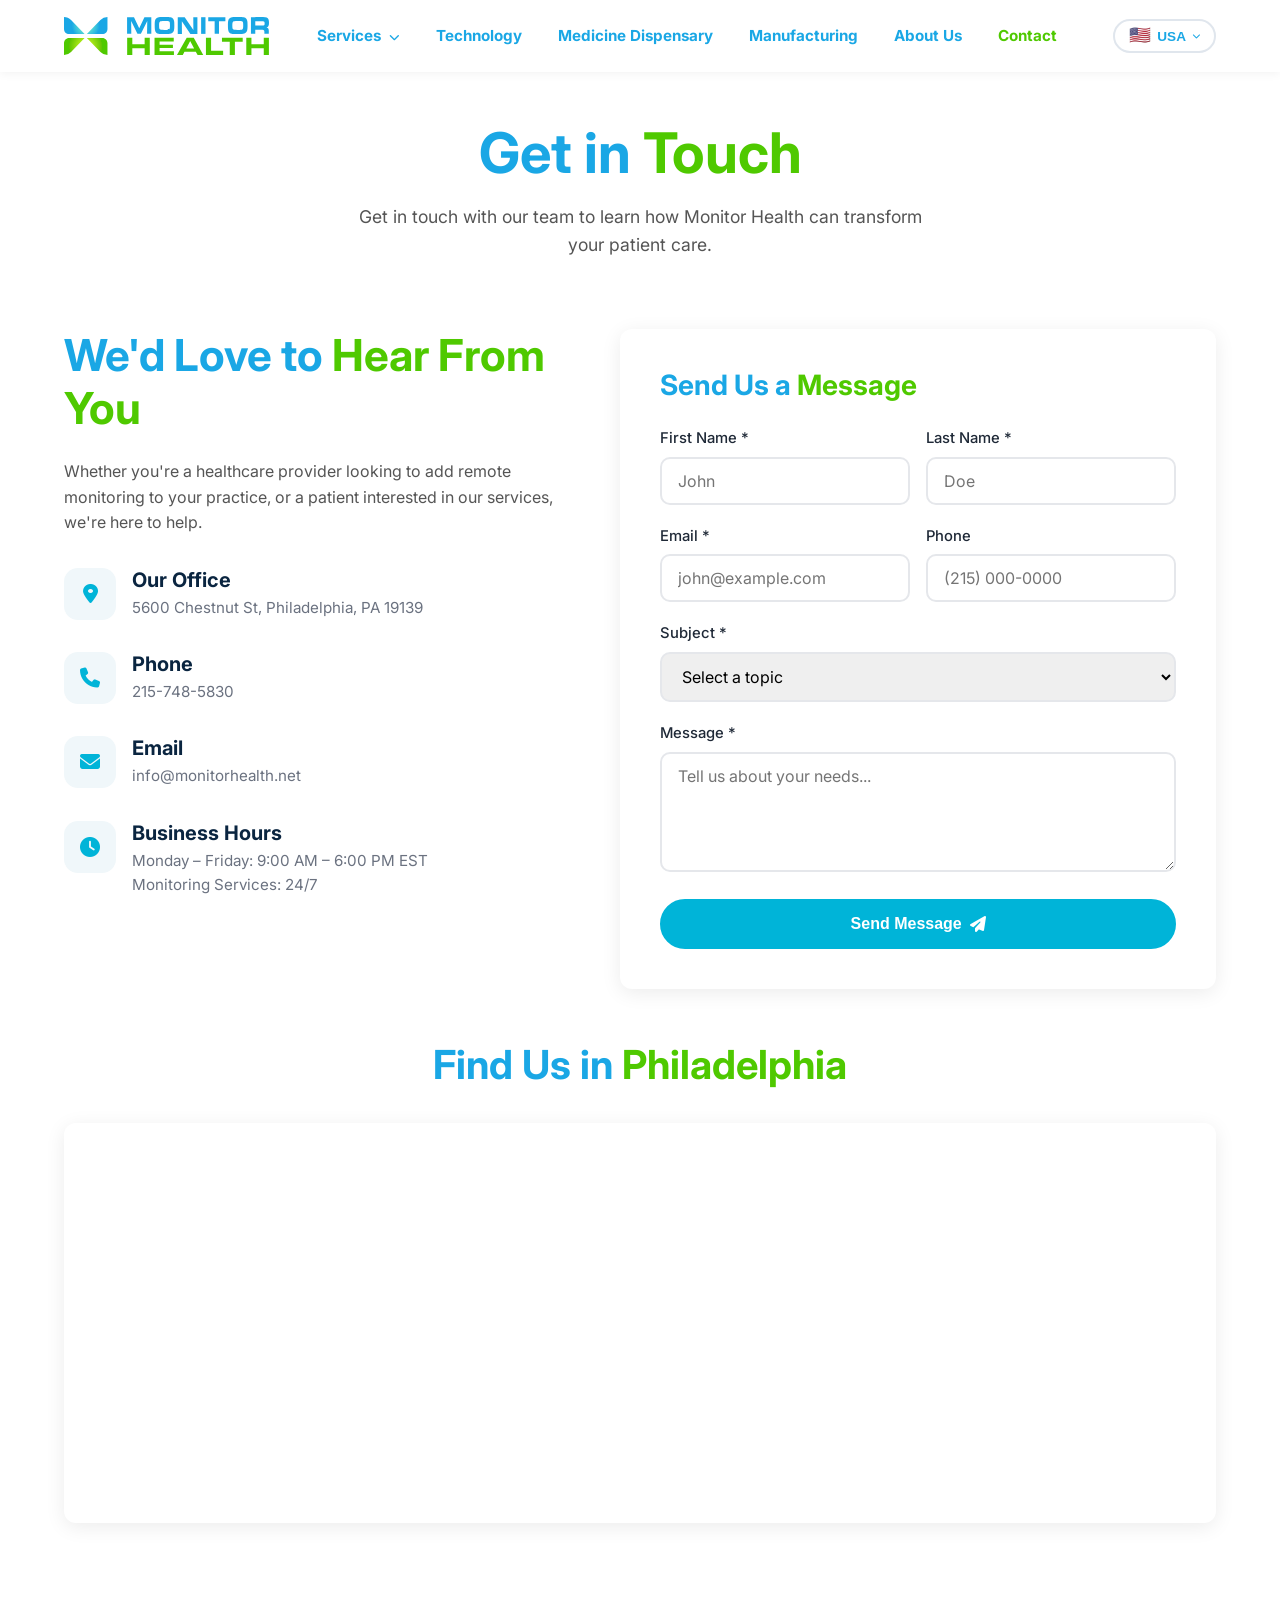
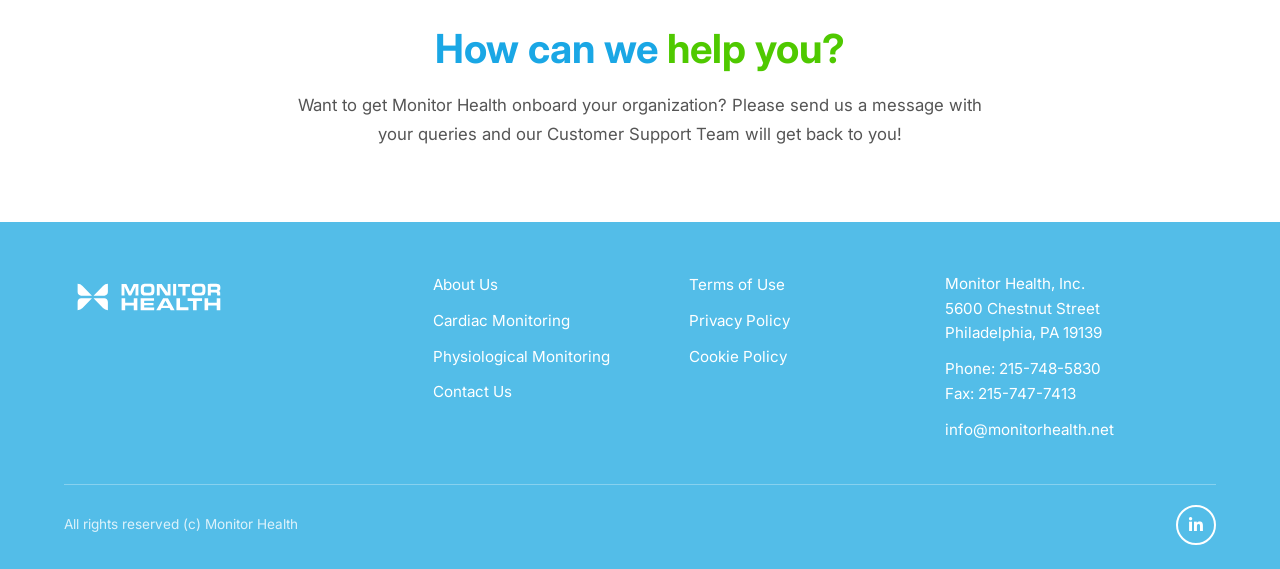
<file: contact.html>
<!DOCTYPE html>
<html lang="en">
<head>
  <meta charset="UTF-8">
  <meta name="viewport" content="width=device-width, initial-scale=1.0">
  <title>Contact | Monitor Health</title>
  <meta name="description" content="Contact Monitor Health for advanced healthcare monitoring solutions. Located in Philadelphia, PA.">
  <link rel="icon" href="assets/MonitorHealth-fav.png" type="image/png">
  <link rel="preconnect" href="https://fonts.googleapis.com">
  <link rel="preconnect" href="https://fonts.gstatic.com" crossorigin>
  <link href="https://fonts.googleapis.com/css2?family=Inter:wght@400;500;600;700;800&display=swap" rel="stylesheet">
  <link rel="stylesheet" href="https://cdnjs.cloudflare.com/ajax/libs/font-awesome/6.5.1/css/all.min.css">
  <link rel="stylesheet" href="css/style.css">
</head>
<body>

  <!-- Header -->
  <header class="header">
    <div class="container">
      <nav class="navbar">
        <a href="home.html" class="logo">
          <img src="assets/__Main Logo new cropped.svg" alt="Monitor Health" class="logo-svg">
        </a>
        <div class="nav-links">
          <div class="dropdown">
            <a href="#" onclick="return false">Services <i class="fas fa-chevron-down" style="font-size:0.7em;margin-left:4px"></i></a>
            <div class="dropdown-menu">
              <a href="cardiac-monitoring.html">Cardiac Monitoring</a>
              <a href="physiological-monitoring.html">Physiologic Monitoring</a>
            </div>
          </div>
          <a href="technology.html">Technology</a>
          <a href="medicine-dispensary.html">Medicine Dispensary</a>
          <a href="manufacturing.html">Manufacturing</a>
          <a href="aboutus.html">About Us</a>
          <a href="contact.html">Contact</a>
        </div>
        <div class="region-switcher">
          <button class="region-switcher-btn">
            <span class="flag-emoji">🇺🇸</span> USA <i class="fas fa-chevron-down" style="font-size:0.6em"></i>
          </button>
          <div class="region-switcher-menu">
            <a href="home.html" class="region-active"><span class="flag-emoji">🇺🇸</span> United States</a>
            <a href="pk/index.html"><span class="flag-emoji">🇵🇰</span> Pakistan</a>
          </div>
        </div>
        <button class="mobile-toggle" aria-label="Toggle menu">
          <span></span><span></span><span></span>
        </button>
      </nav>
    </div>
  </header>
  <div class="mobile-overlay"></div>

  <!-- Contact Hero -->
  <section class="mh-page-hero">
    <div class="container">
      <div class="text-center">
        <h1><span class="text-blue">Get in </span><span class="text-green">Touch</span></h1>
        <p style="color:#555;max-width:600px;margin:1rem auto 0;font-size:1.1rem;">Get in touch with our team to learn how Monitor Health can transform your patient care.</p>
      </div>
    </div>
  </section>

  <!-- Contact Section -->
  <section class="mh-section" style="padding-top:30px">
    <div class="container">
      <div class="contact-grid">
        <div class="fade-in-left">
          <h2 style="margin-bottom:1.5rem"><span class="text-blue">We'd Love to </span><span class="text-green">Hear From You</span></h2>
          <p style="color:#555;margin-bottom:2rem">Whether you're a healthcare provider looking to add remote monitoring to your practice, or a patient interested in our services, we're here to help.</p>

          <div class="contact-info-item">
            <div class="icon"><i class="fas fa-location-dot"></i></div>
            <div>
              <h4>Our Office</h4>
              <p>5600 Chestnut St, Philadelphia, PA 19139</p>
            </div>
          </div>

          <div class="contact-info-item">
            <div class="icon"><i class="fas fa-phone"></i></div>
            <div>
              <h4>Phone</h4>
              <p>215-748-5830</p>
            </div>
          </div>

          <div class="contact-info-item">
            <div class="icon"><i class="fas fa-envelope"></i></div>
            <div>
              <h4>Email</h4>
              <p>info@monitorhealth.net</p>
            </div>
          </div>

          <div class="contact-info-item">
            <div class="icon"><i class="fas fa-clock"></i></div>
            <div>
              <h4>Business Hours</h4>
              <p>Monday &ndash; Friday: 9:00 AM &ndash; 6:00 PM EST<br>Monitoring Services: 24/7</p>
            </div>
          </div>
        </div>

        <div class="contact-form fade-in-right">
          <h3 style="margin-bottom:1.5rem"><span class="text-blue">Send Us a </span><span class="text-green">Message</span></h3>
          <form id="contactForm">
            <div class="form-row">
              <div class="form-group">
                <label for="firstName">First Name *</label>
                <input type="text" id="firstName" name="firstName" required placeholder="John">
              </div>
              <div class="form-group">
                <label for="lastName">Last Name *</label>
                <input type="text" id="lastName" name="lastName" required placeholder="Doe">
              </div>
            </div>
            <div class="form-row">
              <div class="form-group">
                <label for="email">Email *</label>
                <input type="email" id="email" name="email" required placeholder="john@example.com">
              </div>
              <div class="form-group">
                <label for="phone">Phone</label>
                <input type="tel" id="phone" name="phone" placeholder="(215) 000-0000">
              </div>
            </div>
            <div class="form-group">
              <label for="subject">Subject *</label>
              <select id="subject" name="subject" required>
                <option value="">Select a topic</option>
                <option value="cardiac">Cardiac Monitoring</option>
                <option value="physiological">Physiological Monitoring</option>
                <option value="dispensary">Medicine Dispensary</option>
                <option value="technology">Technology &amp; Products</option>
                <option value="partnership">Partnership Inquiry</option>
                <option value="other">Other</option>
              </select>
            </div>
            <div class="form-group">
              <label for="message">Message *</label>
              <textarea id="message" name="message" required placeholder="Tell us about your needs..."></textarea>
            </div>
            <button type="submit" class="btn btn-primary" style="width:100%;justify-content:center">Send Message <i class="fas fa-paper-plane"></i></button>
          </form>
        </div>
      </div>
    </div>
  </section>

  <!-- Map -->
  <section class="mh-section" style="padding-top:0">
    <div class="container">
      <div class="text-center">
        <h2 class="mh-centered-heading"><span class="text-blue">Find Us in </span><span class="text-green">Philadelphia</span></h2>
      </div>
      <div class="map-container" style="margin-top:2rem">
        <iframe src="https://www.google.com/maps/embed?pb=!1m18!1m12!1m3!1d3058.7!2d-75.2294!3d39.9566!2m3!1f0!2f0!3f0!3m2!1i1024!2i768!4f13.1!3m3!1m2!1s0x89c6c65a7b3e3c0f%3A0x0!2s5600+Chestnut+St%2C+Philadelphia%2C+PA+19139!5e0!3m2!1sen!2sus!4v1706000000000!5m2!1sen!2sus" allowfullscreen="" loading="lazy" referrerpolicy="no-referrer-when-downgrade"></iframe>
      </div>
    </div>
  </section>

  <!-- How can we help -->
  <section class="mh-section mh-help-section">
    <div class="container">
      <div class="text-center">
        <h2 class="mh-centered-heading fade-in"><span class="text-blue">How can we </span><span class="text-green">help you?</span></h2>
        <p class="mh-help-desc fade-in">Want to get Monitor Health onboard your organization? Please send us a message with your queries and our Customer Support Team will get back to you!</p>
      </div>
    </div>
  </section>

  <!-- Footer -->
  <footer class="mh-footer">
    <div class="container">
      <div class="mh-footer-grid">
        <div class="mh-footer-brand">
          <a href="home.html">
            <img src="assets/__Logo in White.svg" alt="Monitor Health" class="mh-footer-logo">
          </a>
        </div>
        <div class="mh-footer-links-col">
          <ul>
            <li><a href="aboutus.html">About Us</a></li>
            <li><a href="cardiac-monitoring.html">Cardiac Monitoring</a></li>
            <li><a href="physiological-monitoring.html">Physiological Monitoring</a></li>
            <li><a href="contact.html">Contact Us</a></li>
          </ul>
        </div>
        <div class="mh-footer-links-col">
          <ul>
            <li><a href="#">Terms of Use</a></li>
            <li><a href="assets/Notice of Confidentiality and Privacy Practices.pdf" target="_blank">Privacy Policy</a></li>
            <li><a href="#">Cookie Policy</a></li>
          </ul>
        </div>
        <div class="mh-footer-contact-col">
          <p>Monitor Health, Inc.<br>5600 Chestnut Street<br>Philadelphia, PA 19139</p>
          <p>Phone: 215-748-5830<br>Fax: 215-747-7413</p>
          <p>info@monitorhealth.net</p>
        </div>
      </div>
      <div class="mh-footer-bottom">
        <p>All rights reserved (c) Monitor Health</p>
        <div class="mh-footer-social">
          <a href="https://www.linkedin.com/company/monitor-health" target="_blank" aria-label="LinkedIn"><i class="fab fa-linkedin-in"></i></a>
        </div>
      </div>
    </div>
  </footer>

  <script src="js/main.js"></script>
</body>
</html>
</file>
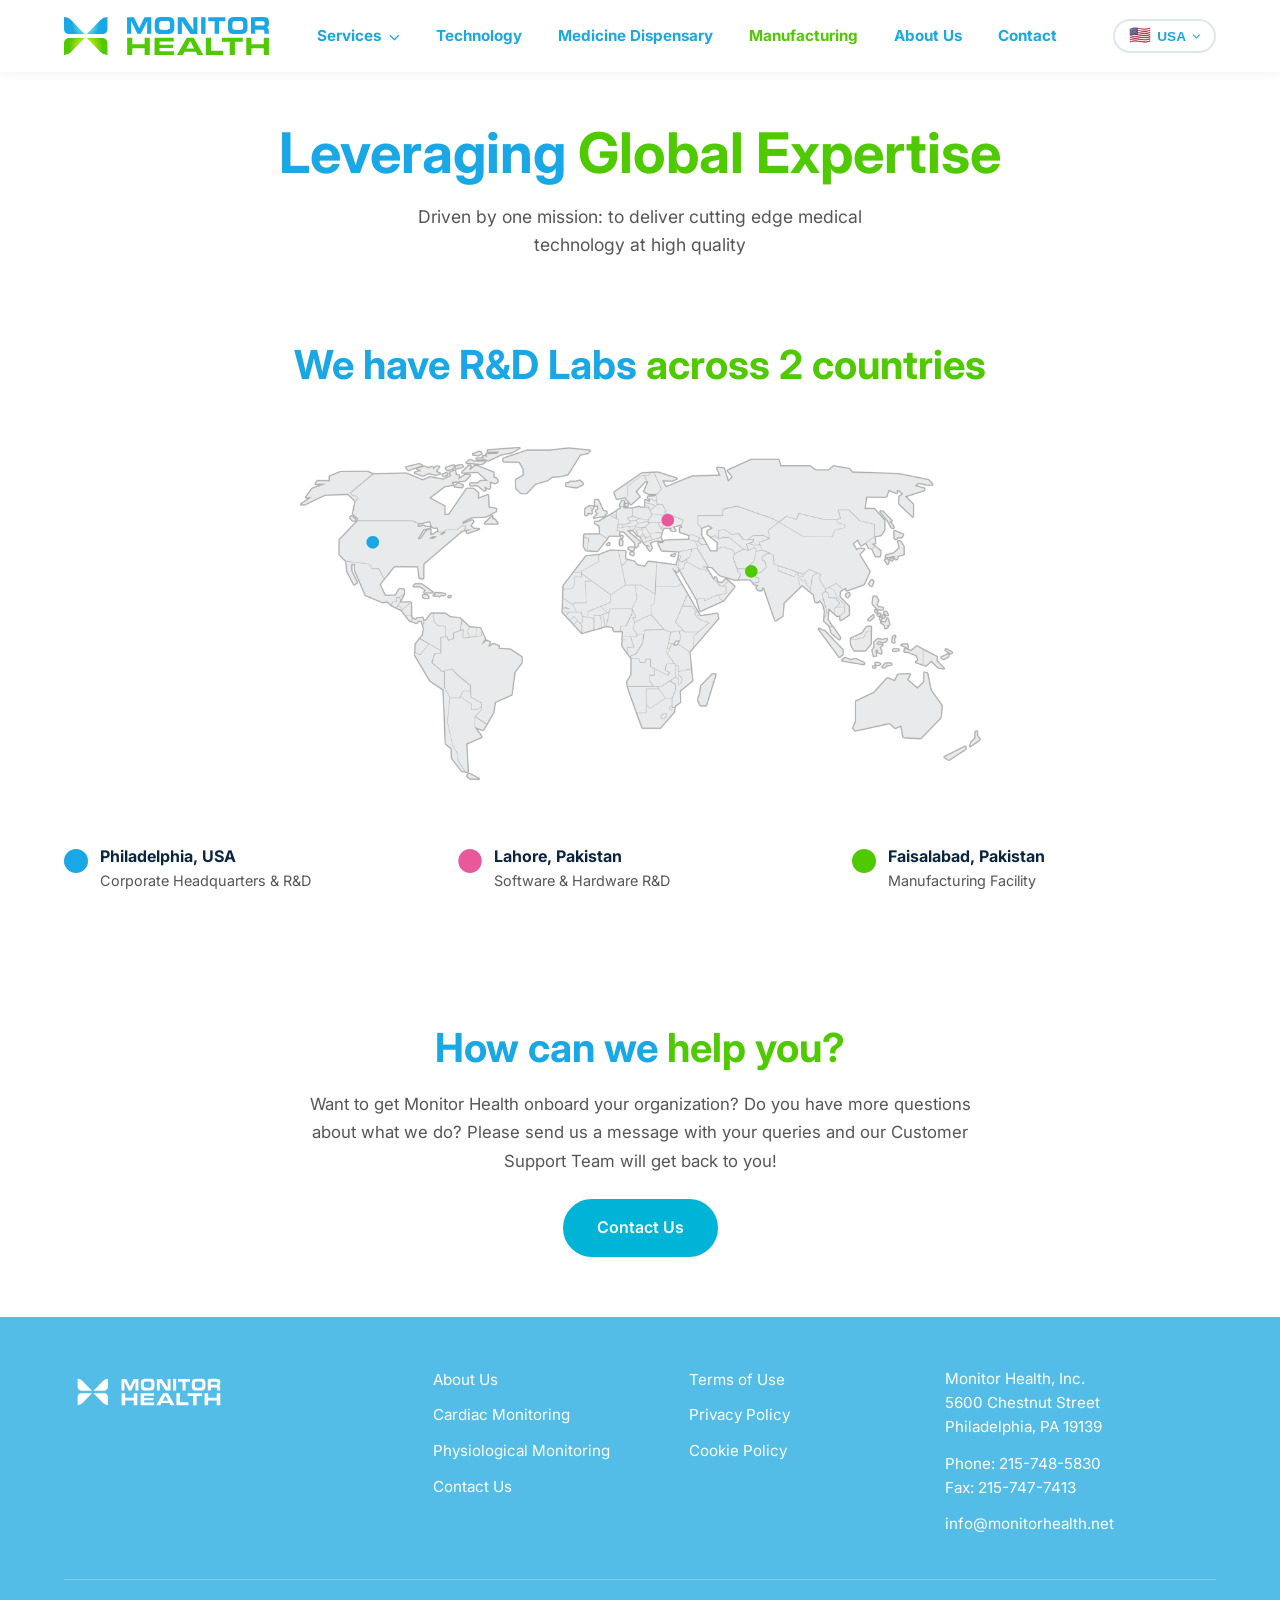
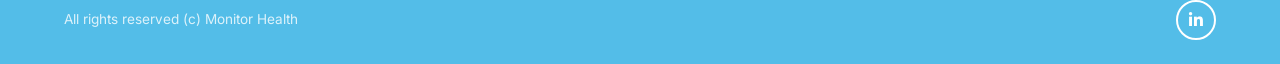
<file: manufacturing.html>
<!DOCTYPE html>
<html lang="en">
<head>
  <meta charset="UTF-8">
  <meta name="viewport" content="width=device-width, initial-scale=1.0">
  <title>Manufacturing | Monitor Health</title>
  <meta name="description" content="Monitor Health manufactures quality products that track vital signs using next-generation sensor technology.">
  <link rel="icon" href="assets/MonitorHealth-fav.png" type="image/png">
  <link rel="preconnect" href="https://fonts.googleapis.com">
  <link rel="preconnect" href="https://fonts.gstatic.com" crossorigin>
  <link href="https://fonts.googleapis.com/css2?family=Inter:wght@400;500;600;700;800&display=swap" rel="stylesheet">
  <link rel="stylesheet" href="https://cdnjs.cloudflare.com/ajax/libs/font-awesome/6.5.1/css/all.min.css">
  <link rel="stylesheet" href="css/style.css">
</head>
<body>

  <!-- Header -->
  <header class="header">
    <div class="container">
      <nav class="navbar">
        <a href="home.html" class="logo">
          <img src="assets/__Main Logo new cropped.svg" alt="Monitor Health" class="logo-svg">
        </a>
        <div class="nav-links">
          <div class="dropdown">
            <a href="#" onclick="return false">Services <i class="fas fa-chevron-down" style="font-size:0.7em;margin-left:4px"></i></a>
            <div class="dropdown-menu">
              <a href="cardiac-monitoring.html">Cardiac Monitoring</a>
              <a href="physiological-monitoring.html">Physiologic Monitoring</a>
            </div>
          </div>
          <a href="technology.html">Technology</a>
          <a href="medicine-dispensary.html">Medicine Dispensary</a>
          <a href="manufacturing.html">Manufacturing</a>
          <a href="aboutus.html">About Us</a>
          <a href="contact.html">Contact</a>
        </div>
        <div class="region-switcher">
          <button class="region-switcher-btn">
            <span class="flag-emoji">🇺🇸</span> USA <i class="fas fa-chevron-down" style="font-size:0.6em"></i>
          </button>
          <div class="region-switcher-menu">
            <a href="home.html" class="region-active"><span class="flag-emoji">🇺🇸</span> United States</a>
            <a href="pk/index.html"><span class="flag-emoji">🇵🇰</span> Pakistan</a>
          </div>
        </div>
        <button class="mobile-toggle" aria-label="Toggle menu">
          <span></span><span></span><span></span>
        </button>
      </nav>
    </div>
  </header>
  <div class="mobile-overlay"></div>

  <!-- Hero Section -->
  <section class="mh-mfg-hero">
    <div class="container">
      <div class="text-center">
        <h1 class="fade-in"><span class="text-blue">Leveraging </span><span class="text-green">Global Expertise</span></h1>
        <p class="mh-mfg-hero-desc fade-in">Driven by one mission: to deliver cutting edge medical technology at high quality</p>
      </div>
    </div>
  </section>

  <!-- R&D Labs -->
  <section class="mh-section">
    <div class="container">
      <h2 class="mh-centered-heading fade-in"><span class="text-blue">We have R&D Labs </span><span class="text-green">across 2 countries</span></h2>
      <div class="mh-map-container fade-in">
        <img src="assets/Mapped locations.png" alt="R&D Labs across 3 countries" class="mh-map-img">
      </div>
      <div class="mh-locations-grid fade-in">
        <div class="mh-location-item">
          <img src="assets/Ellipse 62.svg" alt="" class="mh-location-dot">
          <div>
            <h4>Philadelphia, USA</h4>
            <p>Corporate Headquarters & R&D</p>
          </div>
        </div>
        <div class="mh-location-item">
          <img src="assets/Ellipse 63.svg" alt="" class="mh-location-dot">
          <div>
            <h4>Lahore, Pakistan</h4>
            <p>Software & Hardware R&D</p>
          </div>
        </div>
        <div class="mh-location-item">
          <img src="assets/Ellipse 64.svg" alt="" class="mh-location-dot">
          <div>
            <h4>Faisalabad, Pakistan</h4>
            <p>Manufacturing Facility</p>
          </div>
        </div>
      </div>
    </div>
  </section>

  <!-- How can we help you -->
  <section class="mh-section mh-help-section">
    <div class="container">
      <div class="text-center">
        <h2 class="mh-centered-heading fade-in"><span class="text-blue">How can we </span><span class="text-green">help you?</span></h2>
        <p class="mh-help-desc fade-in">Want to get Monitor Health onboard your organization? Do you have more questions about what we do? Please send us a message with your queries and our Customer Support Team will get back to you!</p>
        <a href="contact.html" class="btn btn-primary fade-in">Contact Us</a>
      </div>
    </div>
  </section>

  <!-- Footer -->
  <footer class="mh-footer">
    <div class="container">
      <div class="mh-footer-grid">
        <div class="mh-footer-brand">
          <a href="home.html">
            <img src="assets/__Logo in White.svg" alt="Monitor Health" class="mh-footer-logo">
          </a>
        </div>
        <div class="mh-footer-links-col">
          <ul>
            <li><a href="aboutus.html">About Us</a></li>
            <li><a href="cardiac-monitoring.html">Cardiac Monitoring</a></li>
            <li><a href="physiological-monitoring.html">Physiological Monitoring</a></li>
            <li><a href="contact.html">Contact Us</a></li>
          </ul>
        </div>
        <div class="mh-footer-links-col">
          <ul>
            <li><a href="#">Terms of Use</a></li>
            <li><a href="assets/Notice of Confidentiality and Privacy Practices.pdf" target="_blank">Privacy Policy</a></li>
            <li><a href="#">Cookie Policy</a></li>
          </ul>
        </div>
        <div class="mh-footer-contact-col">
          <p>Monitor Health, Inc.<br>5600 Chestnut Street<br>Philadelphia, PA 19139</p>
          <p>Phone: 215-748-5830<br>Fax: 215-747-7413</p>
          <p>info@monitorhealth.net</p>
        </div>
      </div>
      <div class="mh-footer-bottom">
        <p>All rights reserved (c) Monitor Health</p>
        <div class="mh-footer-social">
          <a href="https://www.linkedin.com/company/monitor-health" target="_blank" aria-label="LinkedIn"><i class="fab fa-linkedin-in"></i></a>
        </div>
      </div>
    </div>
  </footer>

  <script src="js/main.js"></script>
</body>
</html>
</file>
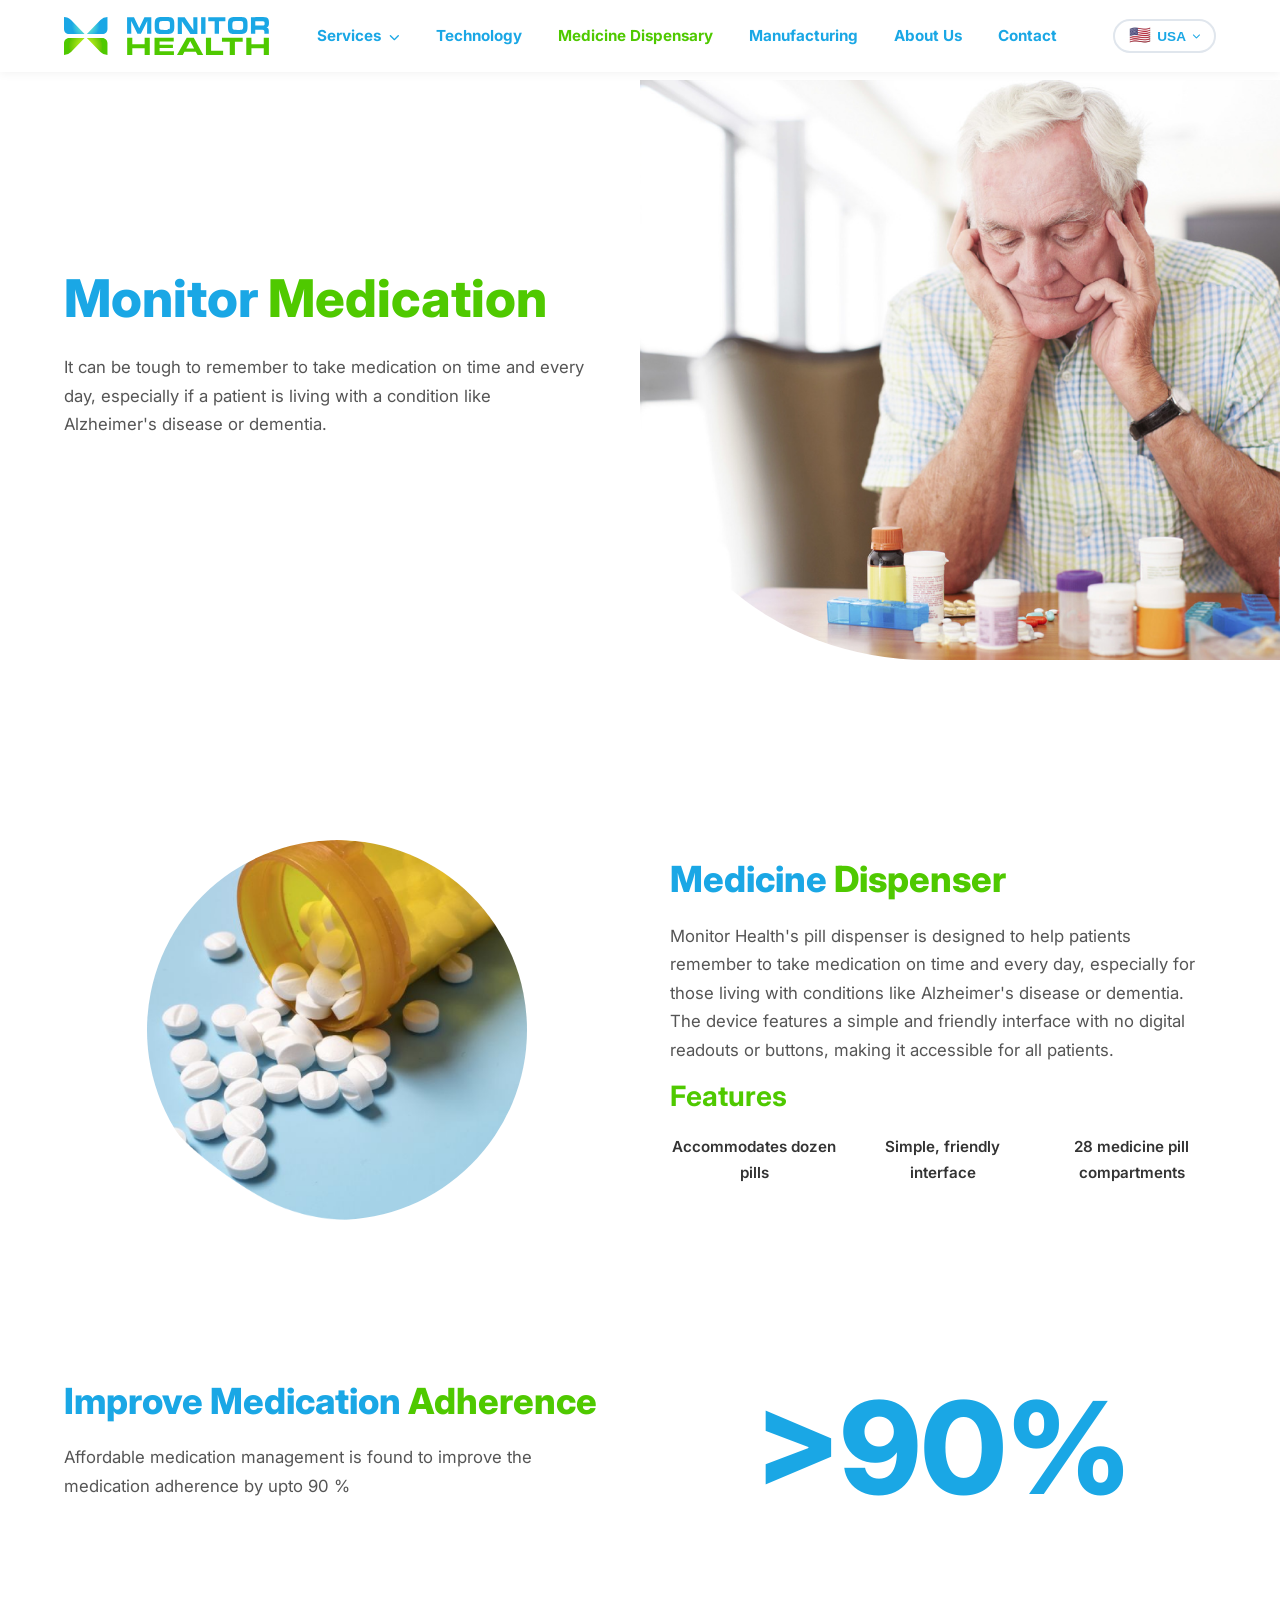
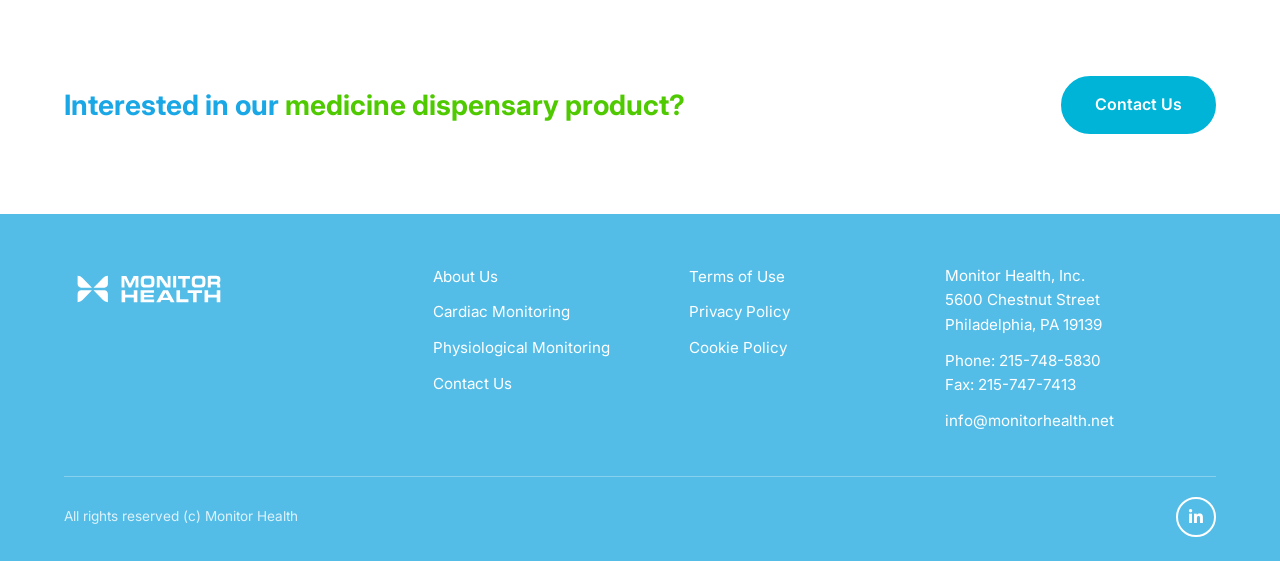
<file: medicine-dispensary.html>
<!DOCTYPE html>
<html lang="en">
<head>
  <meta charset="UTF-8">
  <meta name="viewport" content="width=device-width, initial-scale=1.0">
  <title>Medicine Dispensary | Monitor Health</title>
  <meta name="description" content="Smart medication management solutions to help patients remember to take medication on time, improving adherence and health outcomes.">
  <link rel="icon" href="assets/MonitorHealth-fav.png" type="image/png">
  <link rel="preconnect" href="https://fonts.googleapis.com">
  <link rel="preconnect" href="https://fonts.gstatic.com" crossorigin>
  <link href="https://fonts.googleapis.com/css2?family=Inter:wght@400;500;600;700;800&display=swap" rel="stylesheet">
  <link rel="stylesheet" href="https://cdnjs.cloudflare.com/ajax/libs/font-awesome/6.5.1/css/all.min.css">
  <link rel="stylesheet" href="css/style.css">
</head>
<body>

  <!-- Header -->
  <header class="header">
    <div class="container">
      <nav class="navbar">
        <a href="home.html" class="logo">
          <img src="assets/__Main Logo new cropped.svg" alt="Monitor Health" class="logo-svg">
        </a>
        <div class="nav-links">
          <div class="dropdown">
            <a href="#" onclick="return false">Services <i class="fas fa-chevron-down" style="font-size:0.7em;margin-left:4px"></i></a>
            <div class="dropdown-menu">
              <a href="cardiac-monitoring.html">Cardiac Monitoring</a>
              <a href="physiological-monitoring.html">Physiologic Monitoring</a>
            </div>
          </div>
          <a href="technology.html">Technology</a>
          <a href="medicine-dispensary.html">Medicine Dispensary</a>
          <a href="manufacturing.html">Manufacturing</a>
          <a href="aboutus.html">About Us</a>
          <a href="contact.html">Contact</a>
        </div>
        <div class="region-switcher">
          <button class="region-switcher-btn">
            <span class="flag-emoji">🇺🇸</span> USA <i class="fas fa-chevron-down" style="font-size:0.6em"></i>
          </button>
          <div class="region-switcher-menu">
            <a href="home.html" class="region-active"><span class="flag-emoji">🇺🇸</span> United States</a>
            <a href="pk/index.html"><span class="flag-emoji">🇵🇰</span> Pakistan</a>
          </div>
        </div>
        <button class="mobile-toggle" aria-label="Toggle menu">
          <span></span><span></span><span></span>
        </button>
      </nav>
    </div>
  </header>
  <div class="mobile-overlay"></div>

  <!-- Section 1: Hero -->
  <section class="mh-hero">
    <div class="container">
      <div class="mh-hero-grid">
        <div class="mh-hero-content fade-in-left">
          <h1><span class="text-blue">Monitor</span> <span class="text-green">Medication</span></h1>
          <p>It can be tough to remember to take medication on time and every day, especially if a patient is living with a condition like Alzheimer's disease or dementia.</p>
        </div>
        <div class="mh-hero-image fade-in-right">
          <div class="mh-hero-arc">
            <img src="assets/Image 23.png" alt="Elderly man with medication">
          </div>
        </div>
      </div>
    </div>
  </section>

  <!-- Section 2: Medicine Dispenser -->
  <section class="mh-section">
    <div class="container">
      <div class="mh-feature-row">
        <div class="mh-feature-image fade-in-left">
          <div class="mh-circle-img">
            <img src="assets/Mask Group 80.png" alt="Medicine pills">
          </div>
        </div>
        <div class="mh-feature-content fade-in-right">
          <h2><span class="text-blue">Medicine </span><span class="text-green">Dispenser</span></h2>
          <p>Monitor Health's pill dispenser is designed to help patients remember to take medication on time and every day, especially for those living with conditions like Alzheimer's disease or dementia. The device features a simple and friendly interface with no digital readouts or buttons, making it accessible for all patients.</p>
          <h3 class="text-green" style="margin-bottom: 1.25rem;">Features</h3>
          <div style="display: grid; grid-template-columns: repeat(3, 1fr); gap: 20px;">
            <div style="text-align: center;">
              <p style="font-weight: 600; color: #333; font-size: 0.95rem;">Accommodates dozen pills</p>
            </div>
            <div style="text-align: center;">
              <p style="font-weight: 600; color: #333; font-size: 0.95rem;">Simple, friendly interface</p>
            </div>
            <div style="text-align: center;">
              <p style="font-weight: 600; color: #333; font-size: 0.95rem;">28 medicine pill compartments</p>
            </div>
          </div>
        </div>
      </div>
    </div>
  </section>

  <!-- Section 3: Improve Medication Adherence -->
  <section class="mh-section">
    <div class="container">
      <div class="mh-feature-row">
        <div class="mh-feature-content fade-in-left">
          <h2><span class="text-blue">Improve Medication </span><span class="text-green">Adherence</span></h2>
          <p>Affordable medication management is found to improve the medication adherence by upto 90 %</p>
        </div>
        <div class="fade-in-right" style="display: flex; align-items: center; justify-content: center;">
          <span class="text-blue" style="font-size: clamp(4rem, 10vw, 8rem); font-weight: 800; line-height: 1;">&gt;90%</span>
        </div>
      </div>
    </div>
  </section>

  <!-- Section 4: CTA -->
  <section class="mh-section">
    <div class="container">
      <div class="mh-cta-row">
        <h2><span class="text-blue">Interested in our </span><span class="text-green">medicine dispensary product?</span></h2>
        <a href="contact.html" class="btn btn-primary">Contact Us</a>
      </div>
    </div>
  </section>

  <!-- Footer -->
  <footer class="mh-footer">
    <div class="container">
      <div class="mh-footer-grid">
        <div class="mh-footer-brand">
          <a href="home.html">
            <img src="assets/__Logo in White.svg" alt="Monitor Health" class="mh-footer-logo">
          </a>
        </div>
        <div class="mh-footer-links-col">
          <ul>
            <li><a href="aboutus.html">About Us</a></li>
            <li><a href="cardiac-monitoring.html">Cardiac Monitoring</a></li>
            <li><a href="physiological-monitoring.html">Physiological Monitoring</a></li>
            <li><a href="contact.html">Contact Us</a></li>
          </ul>
        </div>
        <div class="mh-footer-links-col">
          <ul>
            <li><a href="#">Terms of Use</a></li>
            <li><a href="assets/Notice of Confidentiality and Privacy Practices.pdf" target="_blank">Privacy Policy</a></li>
            <li><a href="#">Cookie Policy</a></li>
          </ul>
        </div>
        <div class="mh-footer-contact-col">
          <p>Monitor Health, Inc.<br>5600 Chestnut Street<br>Philadelphia, PA 19139</p>
          <p>Phone: 215-748-5830<br>Fax: 215-747-7413</p>
          <p>info@monitorhealth.net</p>
        </div>
      </div>
      <div class="mh-footer-bottom">
        <p>All rights reserved (c) Monitor Health</p>
        <div class="mh-footer-social">
          <a href="https://www.linkedin.com/company/monitor-health" target="_blank" aria-label="LinkedIn"><i class="fab fa-linkedin-in"></i></a>
        </div>
      </div>
    </div>
  </footer>

  <script src="js/main.js"></script>
</body>
</html>
</file>
<file: css/style.css>
/* ===== Reset & Base ===== */
*, *::before, *::after {
  margin: 0;
  padding: 0;
  box-sizing: border-box;
}

:root {
  --primary: #0a2540;
  --primary-light: #1a3a5c;
  --accent: #00b4d8;
  --accent-dark: #0096b7;
  --accent-light: #90e0ef;
  --white: #ffffff;
  --light-bg: #f0f7fa;
  --gray: #6b7280;
  --gray-light: #e5e7eb;
  --text: #1f2937;
  --text-light: #6b7280;
  --success: #10b981;
  --gradient: linear-gradient(135deg, #0a2540 0%, #00b4d8 100%);
  --shadow: 0 4px 20px rgba(0, 0, 0, 0.08);
  --shadow-lg: 0 10px 40px rgba(0, 0, 0, 0.12);
  --radius: 12px;
  --transition: all 0.3s ease;
}

html {
  scroll-behavior: smooth;
  font-size: 16px;
}

body {
  font-family: 'Inter', -apple-system, BlinkMacSystemFont, 'Segoe UI', Roboto, sans-serif;
  color: var(--text);
  line-height: 1.6;
  overflow-x: hidden;
}

a {
  text-decoration: none;
  color: inherit;
  transition: var(--transition);
}

ul { list-style: none; }

img {
  max-width: 100%;
  height: auto;
  display: block;
}

.container {
  max-width: 1200px;
  margin: 0 auto;
  padding: 0 24px;
}

/* ===== Typography ===== */
h1, h2, h3, h4, h5, h6 {
  font-weight: 700;
  line-height: 1.2;
  color: var(--primary);
}

h1 { font-size: clamp(2rem, 5vw, 3.5rem); }
h2 { font-size: clamp(1.75rem, 4vw, 2.75rem); }
h3 { font-size: clamp(1.25rem, 3vw, 1.75rem); }
h4 { font-size: 1.25rem; }

p { margin-bottom: 1rem; }

.section-subtitle {
  color: var(--accent);
  font-weight: 600;
  text-transform: uppercase;
  letter-spacing: 2px;
  font-size: 0.875rem;
  margin-bottom: 0.5rem;
}

.section-title {
  margin-bottom: 1rem;
}

.section-desc {
  color: var(--text-light);
  max-width: 640px;
  margin: 0 auto 2.5rem;
  font-size: 1.1rem;
}

.text-center { text-align: center; }

/* ===== Buttons ===== */
.btn {
  display: inline-flex;
  align-items: center;
  gap: 8px;
  padding: 14px 32px;
  border-radius: 50px;
  font-weight: 600;
  font-size: 1rem;
  cursor: pointer;
  border: 2px solid transparent;
  transition: var(--transition);
  white-space: nowrap;
}

.btn-primary {
  background: var(--accent);
  color: var(--white);
  border-color: var(--accent);
}

.btn-primary:hover {
  background: var(--accent-dark);
  border-color: var(--accent-dark);
  transform: translateY(-2px);
  box-shadow: 0 8px 25px rgba(0, 180, 216, 0.3);
}

.btn-outline {
  background: transparent;
  color: var(--white);
  border-color: var(--white);
}

.btn-outline:hover {
  background: var(--white);
  color: var(--primary);
  transform: translateY(-2px);
}

.btn-outline-dark {
  background: transparent;
  color: var(--primary);
  border-color: var(--primary);
}

.btn-outline-dark:hover {
  background: var(--primary);
  color: var(--white);
  transform: translateY(-2px);
}

/* ===== Header / Navbar ===== */
.header {
  position: fixed;
  top: 0;
  left: 0;
  right: 0;
  z-index: 1000;
  background: rgba(255, 255, 255, 0.95);
  backdrop-filter: blur(10px);
  box-shadow: 0 1px 10px rgba(0, 0, 0, 0.06);
  transition: var(--transition);
}

.header.scrolled {
  box-shadow: 0 2px 20px rgba(0, 0, 0, 0.1);
}

.navbar {
  display: flex;
  align-items: center;
  justify-content: space-between;
  padding: 16px 0;
}

.logo {
  display: flex;
  align-items: center;
  gap: 10px;
  font-size: 1.5rem;
  font-weight: 800;
  color: var(--primary);
}

.logo-icon {
  width: 40px;
  height: 40px;
  background: var(--gradient);
  border-radius: 10px;
  display: flex;
  align-items: center;
  justify-content: center;
  color: var(--white);
  font-size: 1.25rem;
}

.logo span {
  color: var(--accent);
}

.nav-links {
  display: flex;
  align-items: center;
  gap: 4px;
}

.nav-links a {
  padding: 8px 16px;
  border-radius: 8px;
  font-weight: 700;
  font-size: 0.95rem;
  color: #1aa7e5;
  position: relative;
}

.nav-links a:hover,
.nav-links a.active {
  color: #4fc900;
  background: transparent;
}

.nav-links .dropdown {
  position: relative;
}

.nav-links .dropdown-menu {
  position: absolute;
  top: 100%;
  left: 0;
  background: var(--white);
  border-radius: var(--radius);
  box-shadow: var(--shadow-lg);
  padding: 8px;
  min-width: 220px;
  opacity: 0;
  visibility: hidden;
  transform: translateY(10px);
  transition: var(--transition);
}

.nav-links .dropdown:hover .dropdown-menu {
  opacity: 1;
  visibility: visible;
  transform: translateY(0);
}

.nav-links .dropdown-menu a {
  display: block;
  padding: 10px 16px;
  border-radius: 8px;
  font-size: 0.9rem;
  color: #1aa7e5;
  font-weight: 600;
}

.nav-links .dropdown-menu a:hover {
  background: var(--light-bg);
  color: #4fc900;
}

.nav-contact {
  padding: 10px 24px !important;
  background: var(--accent) !important;
  color: var(--white) !important;
  border-radius: 50px !important;
}

.nav-contact:hover {
  background: var(--accent-dark) !important;
  transform: translateY(-1px);
}

/* --- Region Switcher --- */
.region-switcher {
  position: relative;
  margin-left: 8px;
}

.region-switcher-btn {
  display: flex;
  align-items: center;
  gap: 6px;
  padding: 6px 14px;
  border: 2px solid #e0e6ed;
  border-radius: 50px;
  background: #fff;
  cursor: pointer;
  font-size: 0.85rem;
  font-weight: 700;
  color: #1aa7e5;
  transition: all 0.3s ease;
}

.region-switcher-btn:hover {
  border-color: #1aa7e5;
}

.region-switcher-btn .flag-emoji {
  font-size: 1.1rem;
  line-height: 1;
}

.region-switcher-menu {
  position: absolute;
  top: calc(100% + 8px);
  right: 0;
  background: #fff;
  border-radius: 12px;
  box-shadow: 0 10px 40px rgba(0, 0, 0, 0.12);
  padding: 8px;
  min-width: 200px;
  opacity: 0;
  visibility: hidden;
  transform: translateY(8px);
  transition: all 0.3s ease;
  z-index: 100;
}

.region-switcher:hover .region-switcher-menu {
  opacity: 1;
  visibility: visible;
  transform: translateY(0);
}

.region-switcher-menu a {
  display: flex;
  align-items: center;
  gap: 10px;
  padding: 10px 14px;
  border-radius: 8px;
  font-size: 0.9rem;
  font-weight: 600;
  color: #333 !important;
  transition: background 0.2s ease;
}

.region-switcher-menu a:hover {
  background: #f0f7fa;
  color: #1aa7e5 !important;
}

.region-switcher-menu .flag-emoji {
  font-size: 1.2rem;
}

.region-switcher-menu .region-active {
  background: #f0f7fa;
  color: #1aa7e5 !important;
}

.mobile-toggle {
  display: none;
  flex-direction: column;
  gap: 5px;
  cursor: pointer;
  padding: 8px;
  background: none;
  border: none;
}

.mobile-toggle span {
  display: block;
  width: 24px;
  height: 2px;
  background: var(--primary);
  border-radius: 2px;
  transition: var(--transition);
}

/* ===== Hero ===== */
.hero {
  min-height: 100vh;
  display: flex;
  align-items: center;
  position: relative;
  overflow: hidden;
  background: var(--primary);
  padding-top: 80px;
}

.hero::before {
  content: '';
  position: absolute;
  top: -50%;
  right: -20%;
  width: 800px;
  height: 800px;
  background: radial-gradient(circle, rgba(0, 180, 216, 0.15) 0%, transparent 70%);
  border-radius: 50%;
}

.hero::after {
  content: '';
  position: absolute;
  bottom: -30%;
  left: -10%;
  width: 600px;
  height: 600px;
  background: radial-gradient(circle, rgba(0, 180, 216, 0.1) 0%, transparent 70%);
  border-radius: 50%;
}

.hero .container {
  display: grid;
  grid-template-columns: 1fr 1fr;
  gap: 60px;
  align-items: center;
  position: relative;
  z-index: 1;
}

.hero-content h1 {
  color: var(--white);
  margin-bottom: 1.25rem;
}

.hero-content h1 .highlight {
  color: var(--accent);
}

.hero-content p {
  color: rgba(255, 255, 255, 0.75);
  font-size: 1.15rem;
  margin-bottom: 2rem;
  max-width: 520px;
}

.hero-buttons {
  display: flex;
  gap: 16px;
  flex-wrap: wrap;
}

.hero-stats {
  display: flex;
  gap: 40px;
  margin-top: 3rem;
  padding-top: 2rem;
  border-top: 1px solid rgba(255, 255, 255, 0.1);
}

.hero-stat h3 {
  color: var(--accent);
  font-size: 2rem;
}

.hero-stat p {
  color: rgba(255, 255, 255, 0.6);
  font-size: 0.9rem;
  margin-bottom: 0;
}

.hero-image {
  position: relative;
}

.hero-image img {
  width: 100%;
  max-height: 500px;
  object-fit: contain;
}

.hero-image .floating-card {
  position: absolute;
  background: var(--white);
  border-radius: var(--radius);
  padding: 16px 20px;
  box-shadow: var(--shadow-lg);
  display: flex;
  align-items: center;
  gap: 12px;
  animation: float 3s ease-in-out infinite;
}

.hero-image .floating-card.card-1 {
  bottom: 40px;
  left: -30px;
}

.hero-image .floating-card.card-2 {
  top: 40px;
  right: -20px;
  animation-delay: 1.5s;
}

.floating-card .card-icon {
  width: 44px;
  height: 44px;
  border-radius: 10px;
  display: flex;
  align-items: center;
  justify-content: center;
  font-size: 1.25rem;
}

.floating-card .card-icon.green { background: #d1fae5; color: #059669; }
.floating-card .card-icon.blue { background: #dbeafe; color: #2563eb; }
.floating-card .card-icon.red { background: #fee2e2; color: #dc2626; }

.floating-card .card-text h4 {
  font-size: 0.85rem;
  font-weight: 600;
}

.floating-card .card-text p {
  font-size: 0.8rem;
  color: var(--text-light);
  margin: 0;
}

@keyframes float {
  0%, 100% { transform: translateY(0); }
  50% { transform: translateY(-10px); }
}

/* ===== Sections ===== */
section {
  padding: 100px 0;
}

.section-light { background: var(--light-bg); }
.section-dark {
  background: var(--primary);
  color: var(--white);
}

.section-dark h2,
.section-dark h3 {
  color: var(--white);
}

.section-dark .section-desc {
  color: rgba(255, 255, 255, 0.7);
}

/* ===== Services Grid ===== */
.services-grid {
  display: grid;
  grid-template-columns: repeat(auto-fit, minmax(300px, 1fr));
  gap: 30px;
}

.service-card {
  background: var(--white);
  border-radius: var(--radius);
  padding: 40px 30px;
  box-shadow: var(--shadow);
  transition: var(--transition);
  position: relative;
  overflow: hidden;
}

.service-card::before {
  content: '';
  position: absolute;
  top: 0;
  left: 0;
  right: 0;
  height: 4px;
  background: var(--gradient);
  transform: scaleX(0);
  transition: var(--transition);
}

.service-card:hover {
  transform: translateY(-8px);
  box-shadow: var(--shadow-lg);
}

.service-card:hover::before {
  transform: scaleX(1);
}

.service-icon {
  width: 64px;
  height: 64px;
  border-radius: 16px;
  background: var(--light-bg);
  display: flex;
  align-items: center;
  justify-content: center;
  font-size: 1.75rem;
  margin-bottom: 1.25rem;
}

.service-card h3 {
  margin-bottom: 0.75rem;
}

.service-card p {
  color: var(--text-light);
  font-size: 0.95rem;
}

.service-card .learn-more {
  display: inline-flex;
  align-items: center;
  gap: 6px;
  margin-top: 1rem;
  color: var(--accent);
  font-weight: 600;
  font-size: 0.925rem;
}

.service-card .learn-more:hover {
  gap: 10px;
}

/* ===== About / Feature Section ===== */
.about-grid {
  display: grid;
  grid-template-columns: 1fr 1fr;
  gap: 60px;
  align-items: center;
}

.about-image img {
  width: 100%;
  min-height: 300px;
  object-fit: contain;
}

.about-content .section-subtitle {
  text-align: left;
}

.about-content .section-title {
  text-align: left;
}

.about-content p {
  color: var(--text-light);
  font-size: 1.05rem;
}

.feature-list {
  margin: 1.5rem 0 2rem;
}

.feature-list li {
  display: flex;
  align-items: flex-start;
  gap: 12px;
  margin-bottom: 12px;
  font-size: 1rem;
  line-height: 1.6;
}

.feature-list li .check {
  width: 24px;
  height: 24px;
  min-width: 24px;
  border-radius: 50%;
  background: #d1fae5;
  color: #059669;
  display: flex;
  align-items: center;
  justify-content: center;
  font-size: 0.75rem;
  flex-shrink: 0;
  margin-top: 3px;
}

.feature-list li strong {
  white-space: nowrap;
}

/* ===== Stats Section ===== */
.stats-section {
  background: var(--gradient);
  padding: 80px 0;
}

.stats-grid {
  display: grid;
  grid-template-columns: repeat(4, 1fr);
  gap: 30px;
  text-align: center;
}

.stat-item h3 {
  color: var(--white);
  font-size: 2.75rem;
  margin-bottom: 0.25rem;
}

.stat-item p {
  color: rgba(255, 255, 255, 0.75);
  font-size: 1rem;
  margin: 0;
}

/* ===== Technology Section ===== */
.tech-features {
  display: grid;
  grid-template-columns: repeat(auto-fit, minmax(250px, 1fr));
  gap: 30px;
  margin-top: 3rem;
}

.tech-feature {
  text-align: center;
  padding: 30px;
}

.tech-feature .icon {
  width: 72px;
  height: 72px;
  border-radius: 20px;
  background: rgba(0, 180, 216, 0.1);
  display: flex;
  align-items: center;
  justify-content: center;
  font-size: 2rem;
  margin: 0 auto 1.25rem;
}

.tech-feature h4 {
  margin-bottom: 0.5rem;
}

.tech-feature p {
  color: var(--text-light);
  font-size: 0.95rem;
}

/* ===== Team Section ===== */
.team-grid {
  display: grid;
  grid-template-columns: repeat(auto-fit, minmax(280px, 1fr));
  gap: 30px;
}

.team-card {
  background: var(--white);
  border-radius: var(--radius);
  overflow: hidden;
  box-shadow: var(--shadow);
  transition: var(--transition);
}

.team-card:hover {
  transform: translateY(-5px);
  box-shadow: var(--shadow-lg);
}

.team-card img {
  width: 100%;
  height: 300px;
  object-fit: contain;
  padding: 16px;
}

.team-card .team-info {
  padding: 24px;
  text-align: center;
}

.team-card .team-info h4 {
  margin-bottom: 4px;
}

.team-card .team-info .role {
  color: var(--accent);
  font-size: 0.9rem;
  font-weight: 500;
}

.team-card .team-info p {
  margin-top: 0.75rem;
  font-size: 0.9rem;
  color: var(--text-light);
}

/* ===== Page Hero (Sub-pages) ===== */
.page-hero {
  padding: 160px 0 80px;
  background: var(--primary);
  text-align: center;
  position: relative;
  overflow: hidden;
}

.page-hero::before {
  content: '';
  position: absolute;
  top: -40%;
  right: -15%;
  width: 600px;
  height: 600px;
  background: radial-gradient(circle, rgba(0, 180, 216, 0.12) 0%, transparent 70%);
  border-radius: 50%;
}

.page-hero h1 {
  color: var(--white);
  margin-bottom: 1rem;
  position: relative;
}

.page-hero p {
  color: rgba(255, 255, 255, 0.7);
  font-size: 1.15rem;
  max-width: 600px;
  margin: 0 auto;
  position: relative;
}

.breadcrumb {
  display: flex;
  justify-content: center;
  gap: 8px;
  margin-bottom: 1.5rem;
  font-size: 0.9rem;
  position: relative;
}

.breadcrumb a { color: rgba(255, 255, 255, 0.6); }
.breadcrumb a:hover { color: var(--accent); }
.breadcrumb span { color: rgba(255, 255, 255, 0.4); }
.breadcrumb .current { color: var(--accent); }

/* ===== Detail Content ===== */
.detail-section {
  padding: 80px 0;
}

.detail-grid {
  display: grid;
  grid-template-columns: 1fr 1fr;
  gap: 60px;
  align-items: center;
}

.detail-grid.reverse {
  direction: rtl;
}

.detail-grid.reverse > * {
  direction: ltr;
}

.detail-image img {
  width: 100%;
  min-height: 300px;
  object-fit: contain;
}

.detail-content h2 {
  margin-bottom: 1rem;
}

.detail-content p {
  color: var(--text-light);
  font-size: 1.05rem;
}

/* ===== Monitoring Types ===== */
.monitoring-types {
  display: grid;
  grid-template-columns: repeat(auto-fit, minmax(250px, 1fr));
  gap: 24px;
  margin-top: 2rem;
}

.monitoring-type {
  background: var(--white);
  border-radius: var(--radius);
  padding: 30px;
  box-shadow: var(--shadow);
  border-left: 4px solid var(--accent);
  transition: var(--transition);
}

.monitoring-type:hover {
  transform: translateY(-4px);
  box-shadow: var(--shadow-lg);
}

.monitoring-type h4 {
  color: var(--accent);
  margin-bottom: 0.5rem;
}

.monitoring-type p {
  color: var(--text-light);
  font-size: 0.925rem;
  margin: 0;
}

/* ===== CTA Section ===== */
.cta-section {
  background: var(--gradient);
  padding: 80px 0;
  text-align: center;
}

.cta-section h2 {
  color: var(--white);
  margin-bottom: 1rem;
}

.cta-section p {
  color: rgba(255, 255, 255, 0.8);
  font-size: 1.15rem;
  max-width: 600px;
  margin: 0 auto 2rem;
}

.cta-buttons {
  display: flex;
  gap: 16px;
  justify-content: center;
  flex-wrap: wrap;
}

/* ===== Contact ===== */
.contact-section {
  padding: 80px 0;
}

.contact-grid {
  display: grid;
  grid-template-columns: 1fr 1.2fr;
  gap: 60px;
}

.contact-info-item {
  display: flex;
  gap: 16px;
  margin-bottom: 2rem;
}

.contact-info-item .icon {
  width: 52px;
  height: 52px;
  border-radius: 14px;
  background: var(--light-bg);
  display: flex;
  align-items: center;
  justify-content: center;
  font-size: 1.25rem;
  flex-shrink: 0;
  color: var(--accent);
}

.contact-info-item h4 {
  margin-bottom: 4px;
}

.contact-info-item p {
  color: var(--text-light);
  font-size: 0.95rem;
  margin: 0;
}

.contact-form {
  background: var(--white);
  border-radius: var(--radius);
  padding: 40px;
  box-shadow: var(--shadow);
}

.form-row {
  display: grid;
  grid-template-columns: 1fr 1fr;
  gap: 16px;
}

.form-group {
  margin-bottom: 20px;
}

.form-group label {
  display: block;
  margin-bottom: 6px;
  font-weight: 500;
  font-size: 0.925rem;
  color: var(--text);
}

.form-group input,
.form-group textarea,
.form-group select {
  width: 100%;
  padding: 12px 16px;
  border: 2px solid var(--gray-light);
  border-radius: 10px;
  font-size: 1rem;
  font-family: inherit;
  transition: var(--transition);
  outline: none;
}

.form-group input:focus,
.form-group textarea:focus,
.form-group select:focus {
  border-color: var(--accent);
  box-shadow: 0 0 0 3px rgba(0, 180, 216, 0.1);
}

.form-group textarea {
  resize: vertical;
  min-height: 120px;
}

/* ===== Footer ===== */
.footer {
  background: var(--primary);
  padding: 80px 0 30px;
  color: rgba(255, 255, 255, 0.7);
}

.footer-grid {
  display: grid;
  grid-template-columns: 1.5fr 1fr 1fr 1fr;
  gap: 40px;
  margin-bottom: 50px;
}

.footer-about .logo {
  color: var(--white);
  margin-bottom: 1rem;
}

.footer-about p {
  font-size: 0.925rem;
  line-height: 1.7;
}

.footer h4 {
  color: var(--white);
  margin-bottom: 1.25rem;
  font-size: 1.1rem;
}

.footer-links li {
  margin-bottom: 10px;
}

.footer-links a {
  font-size: 0.925rem;
  color: rgba(255, 255, 255, 0.6);
}

.footer-links a:hover {
  color: var(--accent);
  padding-left: 4px;
}

.footer-contact li {
  display: flex;
  align-items: flex-start;
  gap: 10px;
  margin-bottom: 12px;
  font-size: 0.925rem;
}

.footer-contact li .icon {
  color: var(--accent);
  margin-top: 2px;
}

.social-links {
  display: flex;
  gap: 12px;
  margin-top: 1.5rem;
}

.social-links a {
  width: 40px;
  height: 40px;
  border-radius: 10px;
  background: rgba(255, 255, 255, 0.08);
  display: flex;
  align-items: center;
  justify-content: center;
  color: var(--white);
  font-size: 1rem;
  transition: var(--transition);
}

.social-links a:hover {
  background: var(--accent);
  transform: translateY(-3px);
}

.footer-bottom {
  border-top: 1px solid rgba(255, 255, 255, 0.1);
  padding-top: 30px;
  display: flex;
  justify-content: space-between;
  align-items: center;
  font-size: 0.875rem;
}

.footer-bottom-links {
  display: flex;
  gap: 24px;
}

.footer-bottom-links a:hover {
  color: var(--accent);
}

/* ===== Animations ===== */
.fade-in {
  opacity: 0;
  transform: translateY(30px);
  transition: opacity 0.6s ease, transform 0.6s ease;
}

.fade-in.visible {
  opacity: 1;
  transform: translateY(0);
}

.fade-in-left {
  opacity: 0;
  transform: translateX(-30px);
  transition: opacity 0.6s ease, transform 0.6s ease;
}

.fade-in-left.visible {
  opacity: 1;
  transform: translateX(0);
}

.fade-in-right {
  opacity: 0;
  transform: translateX(30px);
  transition: opacity 0.6s ease, transform 0.6s ease;
}

.fade-in-right.visible {
  opacity: 1;
  transform: translateX(0);
}

/* ===== Process Steps ===== */
.process-steps {
  display: grid;
  grid-template-columns: repeat(auto-fit, minmax(220px, 1fr));
  gap: 30px;
  margin-top: 3rem;
}

.process-step {
  text-align: center;
  position: relative;
}

.process-step .step-number {
  width: 56px;
  height: 56px;
  border-radius: 50%;
  background: var(--accent);
  color: var(--white);
  display: flex;
  align-items: center;
  justify-content: center;
  font-size: 1.25rem;
  font-weight: 700;
  margin: 0 auto 1rem;
}

.process-step h4 {
  margin-bottom: 0.5rem;
}

.process-step p {
  color: var(--text-light);
  font-size: 0.925rem;
}

/* ===== Product Showcase ===== */
.product-showcase {
  display: grid;
  grid-template-columns: 1fr 1fr;
  gap: 40px;
  align-items: center;
  margin: 3rem 0;
}

.product-image img {
  border-radius: 20px;
  box-shadow: var(--shadow-lg);
}

.product-features {
  display: grid;
  gap: 20px;
}

.product-feature {
  display: flex;
  gap: 16px;
  align-items: flex-start;
}

.product-feature .icon {
  width: 48px;
  height: 48px;
  border-radius: 12px;
  background: rgba(0, 180, 216, 0.1);
  display: flex;
  align-items: center;
  justify-content: center;
  font-size: 1.25rem;
  flex-shrink: 0;
}

.product-feature h4 {
  margin-bottom: 4px;
}

.product-feature p {
  color: var(--text-light);
  font-size: 0.925rem;
  margin: 0;
}

/* ===== Map ===== */
.map-container {
  border-radius: var(--radius);
  overflow: hidden;
  box-shadow: var(--shadow);
  height: 400px;
  margin-top: 3rem;
}

.map-container iframe {
  width: 100%;
  height: 100%;
  border: 0;
}

/* ===== Region Selector Splash ===== */
.region-splash {
  min-height: 100vh;
  display: flex;
  align-items: center;
  justify-content: center;
  background: var(--primary);
  position: relative;
  overflow: hidden;
}

.region-bg-shapes {
  position: absolute;
  inset: 0;
  pointer-events: none;
}

.region-shape {
  position: absolute;
  border-radius: 50%;
}

.region-shape-1 {
  width: 600px;
  height: 600px;
  top: -200px;
  right: -100px;
  background: radial-gradient(circle, rgba(0, 180, 216, 0.15) 0%, transparent 70%);
}

.region-shape-2 {
  width: 400px;
  height: 400px;
  bottom: -100px;
  left: -50px;
  background: radial-gradient(circle, rgba(0, 180, 216, 0.1) 0%, transparent 70%);
}

.region-shape-3 {
  width: 200px;
  height: 200px;
  top: 50%;
  left: 50%;
  transform: translate(-50%, -50%);
  background: radial-gradient(circle, rgba(0, 180, 216, 0.06) 0%, transparent 70%);
}

.region-content {
  text-align: center;
  position: relative;
  z-index: 1;
  padding: 40px 24px;
  max-width: 800px;
  width: 100%;
}

.region-logo {
  display: flex;
  align-items: center;
  justify-content: center;
  gap: 12px;
  margin-bottom: 48px;
}

.region-logo .logo-icon {
  width: 52px;
  height: 52px;
  font-size: 1.5rem;
}

.region-logo-text {
  font-size: 2rem;
  font-weight: 800;
  color: var(--white);
}

.region-logo-text span {
  color: var(--accent);
}

.region-heading {
  color: var(--white);
  font-size: clamp(1.75rem, 4vw, 2.5rem);
  margin-bottom: 0.75rem;
}

.region-subheading {
  color: rgba(255, 255, 255, 0.6);
  font-size: 1.1rem;
  max-width: 520px;
  margin: 0 auto 48px;
}

.region-cards {
  display: grid;
  grid-template-columns: 1fr 1fr;
  gap: 30px;
  margin-bottom: 32px;
}

.region-card {
  background: rgba(255, 255, 255, 0.04);
  border: 2px solid rgba(255, 255, 255, 0.08);
  border-radius: 24px;
  text-align: center;
  transition: all 0.4s ease;
  cursor: pointer;
  position: relative;
  overflow: hidden;
}

.region-card::before {
  content: '';
  position: absolute;
  inset: 0;
  background: linear-gradient(135deg, rgba(0, 180, 216, 0.1) 0%, transparent 60%);
  opacity: 0;
  transition: opacity 0.4s ease;
}

.region-card:hover {
  border-color: var(--accent);
  background: rgba(255, 255, 255, 0.08);
  transform: translateY(-8px);
  box-shadow: 0 20px 60px rgba(0, 180, 216, 0.15);
}

.region-card:hover::before {
  opacity: 1;
}

.region-card-body {
  padding: 40px 32px 36px;
  position: relative;
  z-index: 1;
}

.region-flag-lg {
  width: 100px;
  height: 66px;
  margin: 0 auto 24px;
  border-radius: 10px;
  overflow: hidden;
  box-shadow: 0 6px 20px rgba(0, 0, 0, 0.3);
  position: relative;
  z-index: 2;
}

.region-services {
  display: flex;
  flex-wrap: wrap;
  justify-content: center;
  gap: 8px;
  margin-bottom: 16px;
  position: relative;
  z-index: 1;
}

.region-services span {
  display: inline-flex;
  align-items: center;
  gap: 6px;
  background: rgba(0, 180, 216, 0.15);
  color: var(--accent);
  font-size: 0.78rem;
  font-weight: 600;
  padding: 5px 12px;
  border-radius: 20px;
}

.region-services span i {
  font-size: 0.7rem;
}

.flag-svg {
  width: 100%;
  height: 100%;
}

.region-card h2 {
  color: var(--white);
  font-size: 1.5rem;
  margin-bottom: 0.75rem;
  position: relative;
  z-index: 1;
}

.region-card p {
  color: rgba(255, 255, 255, 0.55);
  font-size: 0.95rem;
  line-height: 1.6;
  position: relative;
  z-index: 1;
}

.region-card-footer {
  margin-top: 20px;
  position: relative;
  z-index: 1;
}

.region-enter {
  display: inline-flex;
  align-items: center;
  gap: 8px;
  color: var(--accent);
  font-weight: 600;
  font-size: 0.95rem;
  transition: gap 0.3s ease;
}

.region-card:hover .region-enter {
  gap: 14px;
}

.region-remember {
  display: inline-flex;
  align-items: center;
  gap: 10px;
  color: rgba(255, 255, 255, 0.5);
  font-size: 0.875rem;
  cursor: pointer;
  user-select: none;
}

.region-remember input {
  display: none;
}

.region-remember .checkmark {
  width: 20px;
  height: 20px;
  border: 2px solid rgba(255, 255, 255, 0.3);
  border-radius: 5px;
  display: flex;
  align-items: center;
  justify-content: center;
  transition: all 0.3s ease;
  position: relative;
}

.region-remember .checkmark::after {
  content: '\f00c';
  font-family: 'Font Awesome 6 Free';
  font-weight: 900;
  font-size: 0.65rem;
  color: var(--white);
  opacity: 0;
  transition: opacity 0.3s ease;
}

.region-remember input:checked ~ .checkmark {
  background: var(--accent);
  border-color: var(--accent);
}

.region-remember input:checked ~ .checkmark::after {
  opacity: 1;
}

/* ===== Region Badge (Navbar) ===== */
.region-badge {
  background: var(--accent);
  color: var(--white);
  font-size: 0.65rem;
  font-weight: 700;
  padding: 2px 8px;
  border-radius: 20px;
  letter-spacing: 1px;
  margin-left: 4px;
  vertical-align: middle;
}

/* ===== Image Gallery Grid ===== */
.gallery-section {
  padding: 100px 0;
}

.gallery-grid {
  display: grid;
  grid-template-columns: repeat(3, 1fr);
  gap: 16px;
}

.gallery-grid.four-col {
  grid-template-columns: repeat(4, 1fr);
}

.gallery-item {
  border-radius: var(--radius);
  overflow: hidden;
  position: relative;
  cursor: pointer;
  aspect-ratio: 4/3;
}

.gallery-item img {
  width: 100%;
  height: 100%;
  object-fit: cover;
  transition: transform 0.5s ease;
}

.gallery-item:hover img {
  transform: scale(1.08);
}

.gallery-item .gallery-overlay {
  position: absolute;
  inset: 0;
  background: linear-gradient(to top, rgba(10, 37, 64, 0.8) 0%, transparent 60%);
  display: flex;
  align-items: flex-end;
  padding: 20px;
  opacity: 0;
  transition: opacity 0.4s ease;
}

.gallery-item:hover .gallery-overlay {
  opacity: 1;
}

.gallery-overlay p {
  color: var(--white);
  font-weight: 600;
  font-size: 0.9rem;
  margin: 0;
}

.gallery-item.span-2 {
  grid-column: span 2;
}

.gallery-item.span-row {
  grid-row: span 2;
}

/* ===== Full-Width Image Banner ===== */
.image-banner {
  position: relative;
  height: 400px;
  overflow: hidden;
}

.image-banner img {
  width: 100%;
  height: 100%;
  object-fit: cover;
}

.image-banner .banner-overlay {
  position: absolute;
  inset: 0;
  background: linear-gradient(135deg, rgba(10, 37, 64, 0.85) 0%, rgba(0, 180, 216, 0.6) 100%);
  display: flex;
  align-items: center;
  justify-content: center;
  text-align: center;
}

.image-banner .banner-overlay h2 {
  color: var(--white);
  font-size: clamp(1.75rem, 4vw, 2.75rem);
  max-width: 700px;
}

.image-banner .banner-overlay p {
  color: rgba(255, 255, 255, 0.85);
  font-size: 1.15rem;
  max-width: 600px;
  margin: 0.75rem auto 0;
}

/* ===== Product Highlight Card ===== */
.highlight-cards {
  display: grid;
  grid-template-columns: repeat(auto-fit, minmax(280px, 1fr));
  gap: 24px;
}

.highlight-card {
  background: var(--white);
  border-radius: 16px;
  overflow: hidden;
  box-shadow: var(--shadow);
  transition: var(--transition);
}

.highlight-card:hover {
  transform: translateY(-6px);
  box-shadow: var(--shadow-lg);
}

.highlight-card .card-img {
  height: 220px;
  overflow: hidden;
}

.highlight-card .card-img img {
  width: 100%;
  height: 100%;
  object-fit: cover;
  transition: transform 0.5s ease;
}

.highlight-card:hover .card-img img {
  transform: scale(1.05);
}

.highlight-card .card-body {
  padding: 24px;
}

.highlight-card .card-body h4 {
  margin-bottom: 8px;
}

.highlight-card .card-body p {
  color: var(--text-light);
  font-size: 0.925rem;
  margin: 0;
}

/* ===== Device Grid (transparent-bg images) ===== */
.device-grid {
  display: grid;
  grid-template-columns: repeat(4, 1fr);
  gap: 32px;
  margin-top: 2rem;
}

.device-item {
  text-align: center;
  padding: 24px;
}

.device-item img {
  max-height: 200px;
  width: auto;
  margin: 0 auto 16px;
  display: block;
  object-fit: contain;
}

.device-item h4 {
  font-size: 1rem;
  color: var(--primary);
}

/* ===== Clients Carousel ===== */
.clients-carousel {
  overflow: hidden;
  margin-top: 2rem;
  padding: 20px 0;
  position: relative;
}

.clients-track {
  display: flex;
  gap: 60px;
  align-items: center;
  animation: scrollLogos 25s linear infinite;
  width: max-content;
}

@keyframes scrollLogos {
  0% { transform: translateX(0); }
  100% { transform: translateX(-50%); }
}

.clients-carousel:hover .clients-track {
  animation-play-state: paused;
}

.clients-nav {
  position: absolute;
  top: 50%;
  transform: translateY(-50%);
  width: 40px;
  height: 40px;
  border-radius: 50%;
  background: var(--white);
  border: 2px solid var(--accent);
  color: var(--accent);
  display: flex;
  align-items: center;
  justify-content: center;
  cursor: pointer;
  z-index: 2;
  font-size: 0.9rem;
  transition: var(--transition);
}

.clients-nav:hover {
  background: var(--accent);
  color: var(--white);
}

.clients-nav.prev { left: 0; }
.clients-nav.next { right: 0; }

.client-logo {
  flex-shrink: 0;
  display: flex;
  align-items: center;
  justify-content: center;
  transition: var(--transition);
  filter: grayscale(30%);
  opacity: 0.8;
}

.client-logo:hover {
  filter: grayscale(0%);
  opacity: 1;
}

.client-logo img {
  height: 140px;
  width: auto;
  object-fit: contain;
}

/* ===== Testimonials ===== */
.testimonials-grid {
  display: grid;
  grid-template-columns: repeat(3, 1fr);
  gap: 24px;
  margin-top: 2rem;
}

.testimonial-card {
  background: var(--white);
  border-radius: 16px;
  padding: 32px;
  border: 1px solid var(--gray-light);
  border-top: 4px solid var(--accent);
  transition: var(--transition);
  display: flex;
  flex-direction: column;
}

.testimonial-card:hover {
  box-shadow: var(--shadow-lg);
  transform: translateY(-4px);
}

.testimonial-quote {
  margin-bottom: 16px;
}

.testimonial-quote i {
  color: var(--accent);
  font-size: 1.25rem;
  margin-bottom: 10px;
  display: block;
}

.quote-text {
  font-weight: 600;
  color: var(--primary);
  font-size: 1rem;
  line-height: 1.5;
}

.testimonial-body {
  color: var(--text-light);
  font-size: 0.9rem;
  line-height: 1.7;
  flex: 1;
  margin-bottom: 20px;
}

.testimonial-author {
  display: flex;
  align-items: center;
  gap: 12px;
  padding-top: 16px;
  border-top: 1px solid var(--gray-light);
}

.author-info h4 {
  font-size: 0.9rem;
  color: var(--accent);
  font-weight: 600;
}

/* ===== Icon Row / Trust Bar ===== */
.trust-bar {
  background: var(--light-bg);
  padding: 40px 0;
  border-top: 1px solid var(--gray-light);
  border-bottom: 1px solid var(--gray-light);
}

.trust-items {
  display: flex;
  justify-content: center;
  align-items: center;
  gap: 48px;
  flex-wrap: wrap;
}

.trust-item {
  display: flex;
  align-items: center;
  gap: 12px;
  font-weight: 600;
  color: var(--primary);
  font-size: 0.95rem;
}

.trust-item i {
  font-size: 1.5rem;
  color: var(--accent);
}

/* ===== Responsive ===== */
@media (max-width: 1024px) {
  .hero .container {
    grid-template-columns: 1fr;
    text-align: center;
  }

  .hero-content p { margin: 0 auto 2rem; }
  .hero-buttons { justify-content: center; }
  .hero-stats { justify-content: center; }
  .hero-image { display: none; }

  .gallery-grid { grid-template-columns: repeat(2, 1fr); }
  .gallery-grid.four-col { grid-template-columns: repeat(2, 1fr); }
  .gallery-item.span-2 { grid-column: span 1; }
  .image-banner { height: 300px; }
  .device-grid { grid-template-columns: repeat(2, 1fr); gap: 24px; }
  .testimonials-grid { grid-template-columns: repeat(2, 1fr); }

  .about-grid,
  .detail-grid,
  .detail-grid.reverse,
  .contact-grid,
  .product-showcase {
    grid-template-columns: 1fr;
    gap: 40px;
  }

  .detail-grid.reverse {
    direction: ltr;
  }

  .footer-grid {
    grid-template-columns: 1fr 1fr;
  }

  .stats-grid {
    grid-template-columns: repeat(2, 1fr);
    gap: 30px;
  }
}

@media (max-width: 768px) {
  .nav-links {
    position: fixed;
    top: 0;
    right: -100%;
    width: 300px;
    height: 100vh;
    background: var(--white);
    flex-direction: column;
    align-items: flex-start;
    padding: 80px 30px 30px;
    gap: 8px;
    box-shadow: -5px 0 20px rgba(0, 0, 0, 0.1);
    transition: right 0.3s ease;
    overflow-y: auto;
  }

  .nav-links.open {
    right: 0;
  }

  .nav-links .dropdown-menu {
    position: static;
    opacity: 1;
    visibility: visible;
    transform: none;
    box-shadow: none;
    padding-left: 16px;
    display: none;
  }

  .nav-links .dropdown.open .dropdown-menu {
    display: block;
  }

  .mobile-toggle {
    display: flex;
    z-index: 1001;
  }

  .mobile-toggle.active span:nth-child(1) {
    transform: rotate(45deg) translateY(5px);
  }

  .mobile-toggle.active span:nth-child(2) {
    opacity: 0;
  }

  .mobile-toggle.active span:nth-child(3) {
    transform: rotate(-45deg) translateY(-5px);
  }

  .mobile-overlay {
    display: none;
    position: fixed;
    top: 0;
    left: 0;
    right: 0;
    bottom: 0;
    background: rgba(0, 0, 0, 0.4);
    z-index: 999;
  }

  .mobile-overlay.active {
    display: block;
  }

  section { padding: 60px 0; }

  .footer-grid {
    grid-template-columns: 1fr;
    gap: 30px;
  }

  .footer-bottom {
    flex-direction: column;
    gap: 12px;
    text-align: center;
  }

  .form-row { grid-template-columns: 1fr; }

  .stats-grid {
    grid-template-columns: repeat(2, 1fr);
  }

  .region-cards {
    grid-template-columns: 1fr;
    max-width: 400px;
    margin-left: auto;
    margin-right: auto;
  }

  .region-card {
    padding: 32px 24px 28px;
  }

  .region-logo .logo-icon {
    width: 44px;
    height: 44px;
    font-size: 1.25rem;
  }

  .region-logo-text {
    font-size: 1.6rem;
  }

  .region-subheading {
    margin-bottom: 32px;
  }

  .gallery-grid { grid-template-columns: 1fr; }
  .gallery-grid.four-col { grid-template-columns: repeat(2, 1fr); }
  .gallery-item.span-2 { grid-column: span 1; }
  .gallery-item.span-row { grid-row: span 1; }
  .trust-items { gap: 24px; }
  .image-banner { height: 250px; }
  .device-grid { grid-template-columns: repeat(2, 1fr); gap: 16px; }
  .device-item img { max-height: 150px; }
  .testimonials-grid { grid-template-columns: 1fr; }
  .clients-track { gap: 24px; }
}

/* ============================================================
   REDESIGNED HOME PAGE STYLES
   ============================================================ */

/* --- Brand Colors --- */
.text-blue { color: #1aa7e5; }
.text-green { color: #4fc900; }

/* --- Logo SVG in navbar --- */
.logo-svg {
  height: 38px;
  width: auto;
}

.logo-svg-white {
  height: 34px;
}

/* --- Hero Section --- */
.mh-hero {
  padding-top: 80px;
  background: #fff;
  overflow: hidden;
}

.mh-hero > .container {
  max-width: 100%;
  padding: 0;
}

.mh-hero-grid {
  display: grid;
  grid-template-columns: 1fr 1fr;
  align-items: center;
  min-height: 580px;
}

.mh-hero-content {
  padding: 80px 24px 80px calc(max(24px, (100vw - 1200px) / 2 + 24px));
}

.mh-hero-content h1 {
  font-size: clamp(2rem, 4.5vw, 3.25rem);
  font-weight: 800;
  line-height: 1.15;
  margin-bottom: 1.5rem;
  color: inherit;
}

.mh-hero-content p {
  font-size: 1.05rem;
  color: #555;
  line-height: 1.7;
  margin-bottom: 2rem;
  max-width: 520px;
}

/* --- Green Arc Image Container --- */
.mh-hero-arc {
  position: relative;
  height: 100%;
  min-height: 500px;
  overflow: hidden;
  border-radius: 0 0 0 45%;
}

.mh-hero-arc img {
  width: 100%;
  height: 100%;
  object-fit: cover;
  display: block;
}

.mh-hero-arc::before {
  content: '';
  position: absolute;
  top: -6px;
  left: -12px;
  right: 0;
  bottom: -6px;
  border-radius: 0 0 0 45%;
  border: 5px solid rgba(79, 201, 0, 0.3);
  border-right: none;
  border-top: none;
  pointer-events: none;
  z-index: 1;
}

.mh-hero-image {
  height: 100%;
}

/* --- Section Spacing --- */
.mh-section {
  padding: 80px 0;
}

/* --- Centered Heading --- */
.mh-centered-heading {
  text-align: center;
  font-size: clamp(1.5rem, 3.5vw, 2.5rem);
  font-weight: 700;
  line-height: 1.3;
  max-width: 800px;
  margin: 0 auto;
}

/* --- Efficiently Managed Two Column --- */
.mh-managed-section {
  padding-top: 0;
}

.mh-two-col {
  display: grid;
  grid-template-columns: 1fr 1fr;
  gap: 60px;
  align-items: start;
}

.mh-two-col h2 {
  font-size: clamp(1.5rem, 3vw, 2.25rem);
  font-weight: 800;
  line-height: 1.2;
}

.mh-two-col p {
  font-size: 1.05rem;
  color: #555;
  line-height: 1.7;
}

/* --- Stats Section --- */
.mh-stats-section {
  background: #f5f7fa;
  padding: 80px 0;
  border-top: 1px solid #e8ecf0;
  border-bottom: 1px solid #e8ecf0;
}

.mh-stats-grid {
  display: grid;
  grid-template-columns: repeat(3, 1fr);
  gap: 40px;
  text-align: center;
}

.mh-stat-card {
  display: flex;
  flex-direction: column;
  align-items: center;
}

.mh-stat-circle {
  width: 200px;
  height: 200px;
  border-radius: 50%;
  overflow: hidden;
  margin-bottom: 1.5rem;
  box-shadow: 0 4px 20px rgba(0, 0, 0, 0.08);
}

.mh-stat-circle img {
  width: 100%;
  height: 100%;
  object-fit: cover;
}

.mh-stat-card h3 {
  font-size: 2.5rem;
  font-weight: 800;
  margin-bottom: 0.25rem;
}

.mh-stat-card p {
  font-size: 1rem;
  color: #555;
  margin: 0;
}

/* --- Feature Rows (alternating image/text) --- */
.mh-feature-row {
  display: grid;
  grid-template-columns: 1fr 1fr;
  gap: 60px;
  align-items: center;
}

.mh-feature-row.mh-feature-reverse {
  direction: rtl;
}

.mh-feature-row.mh-feature-reverse > * {
  direction: ltr;
}

.mh-circle-img {
  display: flex;
  justify-content: center;
}

.mh-circle-img img {
  width: 100%;
  max-width: 380px;
  border-radius: 50%;
  object-fit: cover;
  aspect-ratio: 1;
}

.mh-feature-content h2 {
  font-size: clamp(1.5rem, 3vw, 2.25rem);
  font-weight: 800;
  line-height: 1.2;
  margin-bottom: 1.25rem;
}

.mh-feature-content p {
  font-size: 1.05rem;
  color: #555;
  line-height: 1.7;
}

.mh-logos-row {
  margin-top: 1rem;
}

.mh-partner-logos {
  max-height: 70px;
  width: auto;
}

/* --- Technology Section --- */
.mh-tech-section {
  padding: 100px 0;
  overflow: hidden;
}

.mh-tech-grid {
  display: grid;
  grid-template-columns: 1fr 1fr;
  gap: 60px;
  align-items: center;
}

.mh-tech-content h2 {
  font-size: clamp(1.5rem, 3vw, 2.5rem);
  font-weight: 800;
  line-height: 1.2;
  margin-bottom: 1.5rem;
}

.mh-tech-content p {
  font-size: 1.05rem;
  color: #333;
  line-height: 1.7;
}

.mh-tech-content .btn {
  margin-top: 1.5rem;
}

.mh-tech-image .mh-hero-arc {
  border-radius: 0 0 0 40%;
  min-height: 400px;
  margin-right: -24px;
}

.mh-tech-image .mh-hero-arc img {
  object-position: center;
}

/* --- Testimonials Slider --- */
.mh-testimonials-slider {
  position: relative;
  overflow: hidden;
  margin-top: 2.5rem;
  padding: 0 50px 20px 0;
}

.mh-testimonials-track {
  display: flex;
  gap: 24px;
  transition: transform 0.5s ease;
  cursor: grab;
}

.mh-testimonial-card {
  width: calc((100% - 48px) / 3);
  min-width: calc((100% - 48px) / 3);
  background: #fff;
  border: 1px solid #e0e6ed;
  border-radius: 16px;
  padding: 30px 28px;
  flex-shrink: 0;
  display: flex;
  flex-direction: column;
  transition: box-shadow 0.3s ease, transform 0.3s ease;
}

.mh-testimonial-card:hover {
  box-shadow: 0 10px 40px rgba(0, 0, 0, 0.1);
  transform: translateY(-4px);
}

.mh-testimonial-header {
  display: flex;
  align-items: flex-start;
  gap: 10px;
  margin-bottom: 20px;
}

.mh-plus-icon {
  width: 28px;
  height: 28px;
  flex-shrink: 0;
  margin-top: 2px;
}

.mh-quote-text {
  font-weight: 600;
  color: #1aa7e5;
  font-size: 0.95rem;
  line-height: 1.5;
  margin: 0;
}

.mh-testimonial-body {
  color: #555;
  font-size: 0.875rem;
  line-height: 1.7;
  flex: 1;
  margin-bottom: 20px;
}

.mh-testimonial-author {
  font-weight: 600;
  color: #4fc900;
  font-size: 0.9rem;
  margin: 0;
  padding-top: 16px;
  border-top: 1px solid #e0e6ed;
}

.mh-slider-nav {
  position: absolute;
  top: 50%;
  transform: translateY(-50%);
  width: 44px;
  height: 44px;
  border-radius: 50%;
  background: #fff;
  border: 2px solid #e0e6ed;
  color: #555;
  display: flex;
  align-items: center;
  justify-content: center;
  cursor: pointer;
  z-index: 2;
  font-size: 1rem;
  transition: all 0.3s ease;
  box-shadow: 0 2px 10px rgba(0, 0, 0, 0.08);
}

.mh-slider-nav:hover {
  background: #1aa7e5;
  border-color: #1aa7e5;
  color: #fff;
}

.mh-slider-next {
  right: 0;
}

/* --- Scroll Reveal Animations --- */
@keyframes fadeInUp {
  from { opacity: 0; transform: translateY(40px); }
  to { opacity: 1; transform: translateY(0); }
}

@keyframes fadeInLeft {
  from { opacity: 0; transform: translateX(-40px); }
  to { opacity: 1; transform: translateX(0); }
}

@keyframes fadeInRight {
  from { opacity: 0; transform: translateX(40px); }
  to { opacity: 1; transform: translateX(0); }
}

/* --- Responsive --- */
@media (max-width: 1024px) {
  .mh-hero-grid {
    grid-template-columns: 1fr;
    text-align: center;
  }

  .mh-hero {
    padding: 120px 0 0;
  }

  .mh-hero-content {
    padding-bottom: 40px;
  }

  .mh-hero-content p {
    margin-left: auto;
    margin-right: auto;
  }

  .mh-hero-content .btn {
    margin: 0 auto;
  }

  .mh-hero-image {
    margin-right: 0;
  }

  .mh-hero-arc {
    min-height: 350px;
    border-radius: 0 0 0 30%;
    margin-right: -24px;
  }

  .mh-tech-image .mh-hero-arc {
    margin-right: -24px;
    min-height: 300px;
  }

  .mh-two-col {
    grid-template-columns: 1fr;
    gap: 30px;
  }

  .mh-stats-grid {
    grid-template-columns: repeat(3, 1fr);
    gap: 24px;
  }

  .mh-stat-circle {
    width: 150px;
    height: 150px;
  }

  .mh-feature-row,
  .mh-feature-row.mh-feature-reverse {
    grid-template-columns: 1fr;
    gap: 40px;
    direction: ltr;
  }

  .mh-tech-grid {
    grid-template-columns: 1fr;
    gap: 40px;
  }

  .mh-tech-image {
    order: -1;
  }

  .mh-testimonial-card {
    width: calc((100% - 24px) / 2);
    min-width: calc((100% - 24px) / 2);
  }
}

@media (max-width: 768px) {
  .mh-hero {
    padding: 100px 0 0;
  }

  .mh-hero-arc {
    min-height: 250px;
  }

  .mh-hero-arc::before {
    display: none;
  }

  .mh-stats-grid {
    grid-template-columns: 1fr;
    gap: 40px;
  }

  .mh-stat-circle {
    width: 180px;
    height: 180px;
  }

  .mh-section {
    padding: 50px 0;
  }

  .mh-circle-img img {
    max-width: 280px;
  }

  .mh-testimonial-card {
    width: 100%;
    min-width: 100%;
  }

  .mh-testimonials-track {
    gap: 16px;
  }

  .mh-testimonials-slider {
    padding-right: 50px;
  }
}

/* ============================================================
   CARDIAC MONITORING PAGE
   ============================================================ */

/* --- Sub-page Hero (white bg, two columns) --- */
.mh-page-hero {
  padding: 120px 0 40px;
  background: #fff;
  overflow: hidden;
}

.mh-page-hero + .mh-section {
  padding-top: 40px;
}

.mh-page-hero-grid {
  display: grid;
  grid-template-columns: 1fr 1fr;
  gap: 40px;
  align-items: center;
  min-height: 480px;
}

.mh-page-hero .mh-hero-content {
  padding: 0;
}

/* --- Cardiac Hero Image (iMac screenshot) --- */
.mh-cardiac-hero-img {
  display: flex;
  justify-content: flex-end;
  align-items: center;
}

.mh-cardiac-hero-img img {
  width: 100%;
  max-width: 600px;
  height: auto;
  object-fit: contain;
}

/* --- Compact section spacing for sub-pages --- */
.mh-page-hero ~ .mh-section {
  padding: 50px 0;
}

/* --- Cardiac Stats Row --- */
.mh-cardiac-stats {
  display: grid;
  grid-template-columns: repeat(4, 1fr);
  gap: 30px;
  text-align: center;
  margin-top: 2rem;
}

.mh-cardiac-stat h3 {
  font-size: clamp(2rem, 4vw, 3rem);
  font-weight: 800;
  margin-bottom: 0.5rem;
  line-height: 1.1;
}

.mh-cardiac-stat p {
  font-size: 0.95rem;
  color: #555;
  line-height: 1.5;
  margin: 0;
}

/* --- What We Offer Grid --- */
.mh-offer-grid {
  display: grid;
  grid-template-columns: repeat(3, 1fr);
  gap: 40px;
  margin-top: 2rem;
}

.mh-offer-item h4 {
  font-size: 1.15rem;
  font-weight: 700;
  line-height: 1.3;
  margin-bottom: 0.75rem;
}

.mh-offer-item p {
  font-size: 0.95rem;
  color: #555;
  line-height: 1.7;
}

/* --- Help Section --- */
.mh-help-section {
  padding: 50px 0 60px;
}

.mh-help-desc {
  max-width: 700px;
  margin: 1rem auto 1.5rem;
  font-size: 1.05rem;
  color: #555;
  line-height: 1.7;
}

/* --- New Footer (Blue Background) --- */
.mh-footer {
  background: #53bde8;
  padding: 50px 0 24px;
  color: #fff;
}

.mh-footer-grid {
  display: grid;
  grid-template-columns: 1.5fr 1fr 1fr 1.2fr;
  gap: 30px;
  margin-bottom: 30px;
  align-items: start;
}

.mh-footer-logo {
  height: 50px;
  width: auto;
}

.mh-footer-links-col ul {
  list-style: none;
  padding: 0;
  margin: 0;
}

.mh-footer-links-col li {
  margin-bottom: 10px;
}

.mh-footer-links-col a {
  color: #fff;
  font-size: 0.95rem;
  text-decoration: none;
  transition: opacity 0.3s ease;
}

.mh-footer-links-col a:hover {
  opacity: 0.8;
  text-decoration: underline;
}

.mh-footer-contact-col p {
  font-size: 0.95rem;
  line-height: 1.6;
  margin-bottom: 0.75rem;
}

.mh-footer-bottom {
  border-top: 1px solid rgba(255, 255, 255, 0.3);
  padding-top: 20px;
  display: flex;
  justify-content: space-between;
  align-items: center;
  font-size: 0.85rem;
}

.mh-footer-bottom p {
  margin: 0;
  opacity: 0.8;
}

.mh-footer-social a {
  width: 40px;
  height: 40px;
  border-radius: 50%;
  border: 2px solid #fff;
  display: inline-flex;
  align-items: center;
  justify-content: center;
  color: #fff;
  font-size: 1rem;
  transition: all 0.3s ease;
}

.mh-footer-social a:hover {
  background: #fff;
  color: #53bde8;
}

/* --- Cardiac Page Responsive --- */
@media (max-width: 1024px) {
  .mh-page-hero {
    padding: 100px 0 30px;
  }

  .mh-page-hero-grid {
    grid-template-columns: 1fr;
    text-align: center;
    gap: 30px;
  }

  .mh-page-hero .mh-hero-content p {
    margin-left: auto;
    margin-right: auto;
  }

  .mh-page-hero .mh-hero-content .btn {
    margin: 0 auto;
  }

  .mh-cardiac-stats {
    grid-template-columns: repeat(2, 1fr);
    gap: 30px;
  }

  .mh-offer-grid {
    grid-template-columns: 1fr;
    gap: 30px;
  }

  .mh-footer-grid {
    grid-template-columns: 1fr 1fr;
    gap: 30px;
  }
}

@media (max-width: 768px) {
  .mh-cardiac-stats {
    grid-template-columns: repeat(2, 1fr);
    gap: 24px;
  }

  .mh-cardiac-stat h3 {
    font-size: 2rem;
  }

  .mh-footer-grid {
    grid-template-columns: 1fr;
    gap: 24px;
  }

  .mh-footer-bottom {
    flex-direction: column;
    gap: 12px;
    text-align: center;
  }
}

/* ============================================================
   PHYSIOLOGICAL MONITORING - DEVICES GRID
   ============================================================ */

.mh-devices-grid {
  display: grid;
  grid-template-columns: repeat(4, 1fr);
  gap: 30px;
  margin-top: 2.5rem;
  text-align: center;
}

.mh-device-card {
  display: flex;
  flex-direction: column;
  align-items: center;
}

.mh-device-circle {
  width: 220px;
  height: 220px;
  border-radius: 50%;
  background: #f0f2f5;
  display: flex;
  align-items: center;
  justify-content: center;
  margin-bottom: 1.25rem;
  overflow: hidden;
}

.mh-device-circle img {
  width: 75%;
  height: 75%;
  object-fit: contain;
}

.mh-device-card h4 {
  font-size: 1.1rem;
  font-weight: 700;
}

@media (max-width: 1024px) {
  .mh-devices-grid {
    grid-template-columns: repeat(2, 1fr);
    gap: 30px;
  }
}

@media (max-width: 768px) {
  .mh-devices-grid {
    grid-template-columns: repeat(2, 1fr);
    gap: 20px;
  }

  .mh-device-circle {
    width: 160px;
    height: 160px;
  }
}

/* ============================================================
   TECHNOLOGY PAGE
   ============================================================ */

/* --- Hero Banner with background image --- */
.mh-tech-banner {
  margin-top: 72px;
  height: 380px;
  background: url('../assets/Header photo.png') center/cover no-repeat;
  position: relative;
}

.mh-tech-banner-overlay {
  position: absolute;
  inset: 0;
  background: rgba(26, 167, 229, 0.55);
  display: flex;
  align-items: center;
}

.mh-tech-banner h1 {
  color: #fff;
  font-size: clamp(2rem, 4vw, 3rem);
  font-weight: 800;
  line-height: 1.2;
}

.text-white { color: #fff; }

/* --- Why CGM / Quote Layout --- */
.mh-why-cgm {
  display: grid;
  grid-template-columns: 1fr 1fr;
  gap: 50px;
  align-items: start;
  margin-top: 2rem;
}

.mh-why-cgm-text p {
  font-size: 1.05rem;
  color: #555;
  line-height: 1.7;
}

.mh-why-cgm-quote {
  position: relative;
  padding: 20px 0;
}

.mh-quote-icon {
  width: 40px;
  height: 40px;
  opacity: 0.6;
}

.mh-quote-icon.mh-quote-open {
  color: #1aa7e5;
}

.mh-quote-icon.mh-quote-close {
  float: right;
}

.mh-why-cgm-quote p {
  font-size: 1.05rem;
  color: #555;
  line-height: 1.7;
  padding: 10px 0;
}

/* --- CGM Advantages Grid --- */
.mh-cgm-advantages {
  display: grid;
  grid-template-columns: 1fr 1fr 1fr 1fr;
  gap: 30px;
  align-items: start;
  margin-top: 2rem;
}

.mh-cgm-adv-text h2 {
  font-size: clamp(1.5rem, 3vw, 2.25rem);
  font-weight: 800;
  line-height: 1.2;
  margin-bottom: 0.5rem;
}

.mh-cgm-adv-text p {
  font-size: 0.9rem;
  color: #555;
}

.mh-cgm-adv-item {
  text-align: center;
}

.mh-circle-img-sm {
  width: 140px;
  height: 140px;
  border-radius: 50%;
  overflow: hidden;
  margin: 0 auto 1rem;
}

.mh-circle-img-sm img {
  width: 100%;
  height: 100%;
  object-fit: cover;
}

.mh-cgm-adv-item p {
  font-size: 0.95rem;
  color: #555;
  line-height: 1.4;
}

/* --- CTA Row (text + button side by side) --- */
.mh-cta-row {
  display: flex;
  align-items: center;
  justify-content: space-between;
  gap: 40px;
}

.mh-cta-row h2 {
  font-size: clamp(1.25rem, 2.5vw, 1.75rem);
  font-weight: 700;
  line-height: 1.3;
}

/* --- Technology Page Responsive --- */
@media (max-width: 1024px) {
  .mh-why-cgm {
    grid-template-columns: 1fr;
    gap: 30px;
  }

  .mh-cgm-advantages {
    grid-template-columns: 1fr repeat(3, 1fr);
    gap: 20px;
  }

  .mh-cta-row {
    flex-direction: column;
    text-align: center;
    gap: 20px;
  }
}

@media (max-width: 768px) {
  .mh-tech-banner {
    height: 280px;
  }

  .mh-cgm-advantages {
    grid-template-columns: 1fr;
    gap: 24px;
    text-align: center;
  }

  .mh-cgm-adv-text {
    text-align: left;
  }

  .mh-circle-img-sm {
    width: 120px;
    height: 120px;
  }
}

/* ============================================================
   MEDICINE DISPENSARY PAGE
   ============================================================ */

/* --- Features row (3 items inline) --- */
.mh-features-label {
  color: #4fc900;
  font-weight: 700;
  font-size: 1.1rem;
  margin-top: 1.5rem;
  margin-bottom: 1rem;
}

.mh-features-inline {
  display: grid;
  grid-template-columns: repeat(3, 1fr);
  gap: 20px;
}

.mh-features-inline p {
  font-size: 0.95rem;
  color: #555;
  line-height: 1.4;
  margin: 0;
}

/* --- Feature Cards Grid --- */
.mh-feature-cards {
  display: grid;
  grid-template-columns: repeat(auto-fit, minmax(200px, 1fr));
  gap: 24px;
  margin-top: 2rem;
}

.mh-feature-card-item {
  background: #fff;
  border-radius: 14px;
  padding: 28px 22px;
  text-align: center;
  border: 1px solid #e8ecf0;
  transition: all 0.3s ease;
}

.mh-feature-card-item:hover {
  box-shadow: 0 8px 30px rgba(0, 0, 0, 0.08);
  transform: translateY(-4px);
}

.mh-feature-card-icon {
  width: 52px;
  height: 52px;
  border-radius: 14px;
  background: #f0f7fa;
  color: #1aa7e5;
  display: flex;
  align-items: center;
  justify-content: center;
  font-size: 1.3rem;
  margin: 0 auto 1rem;
}

.mh-feature-card-item h4 {
  font-size: 1rem;
  font-weight: 700;
  margin-bottom: 0.5rem;
}

.mh-feature-card-item p {
  font-size: 0.9rem;
  color: #555;
  line-height: 1.5;
  margin: 0;
}

/* --- Big stat (>90%) --- */
.mh-big-stat {
  display: flex;
  align-items: center;
  justify-content: flex-end;
}

.mh-big-stat h3 {
  font-size: clamp(4rem, 8vw, 7rem);
  font-weight: 800;
  color: #1aa7e5;
  line-height: 1;
  opacity: 0.85;
}

@media (max-width: 1024px) {
  .mh-big-stat {
    justify-content: center;
  }

  .mh-features-inline {
    grid-template-columns: 1fr;
    gap: 12px;
  }
}

/* ============================================================
   MANUFACTURING PAGE
   ============================================================ */

/* --- Manufacturing Hero --- */
.mh-mfg-hero {
  padding: 120px 0 0;
  background: #fff;
  text-align: center;
  position: relative;
  overflow: hidden;
}

.mh-mfg-hero-desc {
  font-size: 1.1rem;
  color: #555;
  max-width: 500px;
  margin: 1rem auto 0;
}

.mh-mfg-arc {
  width: 100%;
  margin-top: 10px;
}

.mh-mfg-arc-img {
  width: 100%;
  display: block;
  max-height: 350px;
  object-fit: contain;
}

/* --- Medicine Dispensary Hero Image --- */
.mh-med-hero-grid {
  grid-template-columns: 40% 60%;
  min-height: 450px;
}

.mh-med-hero-img {
  display: flex;
  justify-content: flex-end;
  align-items: flex-start;
  margin-right: -24px;
  margin-top: -40px;
}

.mh-med-hero-img img {
  width: 100%;
  max-width: 700px;
  height: auto;
  object-fit: contain;
}

@media (max-width: 1024px) {
  .mh-med-hero-grid {
    grid-template-columns: 1fr;
    min-height: auto;
  }
  .mh-med-hero-img {
    margin-right: 0;
    margin-top: 0;
    justify-content: center;
  }
  .mh-med-hero-img img {
    max-width: 500px;
  }
}

/* --- Map --- */
.mh-map-container {
  margin: 2.5rem auto;
  max-width: 800px;
  text-align: center;
}

.mh-map-img {
  width: 100%;
  max-width: 700px;
  margin: 0 auto;
  border-radius: 12px;
}

/* --- Locations Grid --- */
.mh-locations-grid {
  display: grid;
  grid-template-columns: repeat(3, 1fr);
  gap: 30px;
  margin-top: 2rem;
}

.mh-location-item {
  display: flex;
  align-items: flex-start;
  gap: 12px;
}

.mh-location-dot {
  width: 24px;
  height: 24px;
  flex-shrink: 0;
  margin-top: 2px;
}

.mh-location-item h4 {
  font-size: 1rem;
  font-weight: 700;
  color: var(--primary);
  margin-bottom: 2px;
}

.mh-location-item p {
  font-size: 0.9rem;
  color: #555;
  margin: 0;
}

@media (max-width: 768px) {
  .mh-mfg-hero {
    padding: 120px 0 20px;
  }

  .mh-locations-grid {
    grid-template-columns: 1fr;
    gap: 20px;
  }
}

/* ============================================================
   SYRINGE SHOWCASE SECTION
   ============================================================ */
.mh-syringe-section {
  background: linear-gradient(180deg, #f8fafb 0%, #fff 100%);
}

.mh-syringe-showcase {
  margin-top: 3rem;
}

/* Feature rows */
.mh-syringe-top-features,
.mh-syringe-bottom-features {
  display: grid;
  grid-template-columns: repeat(3, 1fr);
  gap: 24px;
}

.mh-syringe-feat {
  text-align: center;
  padding: 20px 16px;
}

.mh-syringe-feat-icon {
  width: 50px;
  height: 50px;
  border-radius: 50%;
  background: #eef6fc;
  color: #1aa7e5;
  display: flex;
  align-items: center;
  justify-content: center;
  font-size: 1.15rem;
  margin: 0 auto 12px;
  border: 2px solid rgba(26, 167, 229, 0.15);
}

.mh-syringe-feat-icon.mh-green {
  background: #eefce8;
  color: #4fc900;
  border-color: rgba(79, 201, 0, 0.15);
}

.mh-syringe-feat h4 {
  font-size: 0.95rem;
  font-weight: 700;
  color: #1a3a5c;
  margin-bottom: 6px;
}

.mh-syringe-feat p {
  font-size: 0.85rem;
  color: #777;
  line-height: 1.45;
  margin: 0;
}

/* Center syringe image */
.mh-syringe-hero-img {
  text-align: center;
  padding: 30px 0;
  margin: 10px 0;
  position: relative;
}

.mh-syringe-hero-img::before {
  content: '';
  position: absolute;
  top: 50%;
  left: 50%;
  transform: translate(-50%, -50%);
  width: 80%;
  height: 80px;
  background: linear-gradient(90deg, rgba(26,167,229,0.06) 0%, rgba(79,201,0,0.06) 100%);
  border-radius: 100px;
  z-index: 0;
}

.mh-syringe-hero-img img {
  width: 100%;
  max-width: 750px;
  height: auto;
  object-fit: contain;
  position: relative;
  z-index: 1;
  filter: drop-shadow(0 6px 24px rgba(0, 0, 0, 0.1));
}

/* Sizes strip */
.mh-sizes-strip {
  display: flex;
  align-items: center;
  justify-content: center;
  gap: 16px;
  margin-top: 2rem;
  padding-top: 2rem;
  border-top: 1px solid #e8ecf0;
}

.mh-sizes-label {
  font-weight: 700;
  font-size: 0.95rem;
  color: #1a3a5c;
  margin: 0;
}

.mh-sizes-badges {
  display: flex;
  gap: 10px;
}

.mh-size-badge {
  display: inline-flex;
  align-items: center;
  justify-content: center;
  padding: 8px 20px;
  border-radius: 50px;
  font-weight: 700;
  font-size: 0.9rem;
  color: #1aa7e5;
  background: #eef6fc;
  border: 1px solid rgba(26, 167, 229, 0.2);
}

@media (max-width: 768px) {
  .mh-syringe-top-features,
  .mh-syringe-bottom-features {
    grid-template-columns: 1fr;
    gap: 12px;
  }

  .mh-syringe-hero-img img {
    max-width: 100%;
  }

  .mh-sizes-strip {
    flex-direction: column;
    gap: 10px;
  }

  .mh-sizes-badges {
    flex-wrap: wrap;
    justify-content: center;
  }
}

/* ============================================================
   COMPARISON TABLE (Pakistan Syringe Page)
   ============================================================ */
.mh-compare-table {
  width: 100%;
  border-collapse: collapse;
  margin-top: 2rem;
  border-radius: 12px;
  overflow: hidden;
  box-shadow: 0 2px 16px rgba(0, 0, 0, 0.06);
}

.mh-compare-table thead th {
  background: #1aa7e5;
  color: #fff;
  font-weight: 700;
  font-size: 1rem;
  padding: 16px 20px;
  text-align: left;
}

.mh-compare-table thead th:last-child {
  background: #e8ecf0;
  color: #888;
  text-align: center;
}

.mh-compare-table tbody td {
  padding: 14px 20px;
  font-size: 0.95rem;
  border-bottom: 1px solid #eef1f5;
  color: #444;
}

.mh-compare-table tbody tr:nth-child(even) {
  background: #f8fafb;
}

.mh-compare-table tbody td:nth-child(2) {
  text-align: center;
  color: #4fc900;
  font-size: 1.2rem;
}

.mh-compare-table tbody td:nth-child(3) {
  text-align: center;
  color: #ccc;
  font-size: 1.2rem;
}

@media (max-width: 768px) {
  .mh-compare-table {
    font-size: 0.85rem;
  }
  .mh-compare-table thead th,
  .mh-compare-table tbody td {
    padding: 10px 12px;
  }
}

/* --- Hero Contained Image (rounded, not full-bleed) --- */
.mh-hero-img-contained {
  width: 420px;
  height: 420px;
  border-radius: 30% 70% 70% 30% / 30% 30% 70% 70%;
  overflow: hidden;
  box-shadow: 0 20px 60px rgba(26, 167, 229, 0.15);
  border: 4px solid rgba(79, 201, 0, 0.2);
}

.mh-hero-img-contained img {
  width: 100%;
  height: 100%;
  object-fit: cover;
}

@media (max-width: 1024px) {
  .mh-hero-img-contained {
    width: 320px;
    height: 320px;
  }
}

@media (max-width: 768px) {
  .mh-hero-img-contained {
    width: 260px;
    height: 260px;
  }
}

/* ============================================================
   MODERN ANIMATIONS & EFFECTS
   ============================================================ */

/* --- Animated Gradient Background for Hero --- */
.mh-hero-modern {
  position: relative;
  overflow: hidden;
}

.mh-hero-modern::before {
  content: '';
  position: absolute;
  top: -50%;
  right: -20%;
  width: 600px;
  height: 600px;
  background: radial-gradient(circle, rgba(26, 167, 229, 0.08) 0%, transparent 70%);
  border-radius: 50%;
  animation: floatBlob 15s ease-in-out infinite;
}

.mh-hero-modern::after {
  content: '';
  position: absolute;
  bottom: -30%;
  left: -15%;
  width: 500px;
  height: 500px;
  background: radial-gradient(circle, rgba(79, 201, 0, 0.06) 0%, transparent 70%);
  border-radius: 50%;
  animation: floatBlob 18s ease-in-out infinite reverse;
}

@keyframes floatBlob {
  0%, 100% { transform: translate(0, 0) scale(1); }
  25% { transform: translate(30px, -30px) scale(1.05); }
  50% { transform: translate(-20px, 20px) scale(0.95); }
  75% { transform: translate(15px, 10px) scale(1.02); }
}

/* --- Staggered Fade Animations --- */
.stagger-1 { transition-delay: 0.1s; }
.stagger-2 { transition-delay: 0.2s; }
.stagger-3 { transition-delay: 0.3s; }
.stagger-4 { transition-delay: 0.4s; }
.stagger-5 { transition-delay: 0.5s; }
.stagger-6 { transition-delay: 0.6s; }

/* --- Scale-in Animation --- */
.scale-in {
  opacity: 0;
  transform: scale(0.85);
  transition: opacity 0.7s ease, transform 0.7s ease;
}

.scale-in.visible {
  opacity: 1;
  transform: scale(1);
}

/* --- Slide-up Animation --- */
.slide-up {
  opacity: 0;
  transform: translateY(60px);
  transition: opacity 0.8s cubic-bezier(0.16, 1, 0.3, 1), transform 0.8s cubic-bezier(0.16, 1, 0.3, 1);
}

.slide-up.visible {
  opacity: 1;
  transform: translateY(0);
}

/* --- Glassmorphism Cards --- */
.glass-card {
  background: rgba(255, 255, 255, 0.7);
  backdrop-filter: blur(20px);
  -webkit-backdrop-filter: blur(20px);
  border: 1px solid rgba(255, 255, 255, 0.3);
  border-radius: 20px;
  padding: 32px;
  transition: all 0.4s cubic-bezier(0.16, 1, 0.3, 1);
}

.glass-card:hover {
  background: rgba(255, 255, 255, 0.85);
  transform: translateY(-8px);
  box-shadow: 0 20px 60px rgba(0, 0, 0, 0.08);
}

/* --- Gradient Border on Hover --- */
.gradient-border {
  position: relative;
  border: none;
  border-radius: 20px;
  overflow: hidden;
}

.gradient-border::before {
  content: '';
  position: absolute;
  inset: 0;
  border-radius: 20px;
  padding: 2px;
  background: linear-gradient(135deg, #1aa7e5, #4fc900);
  -webkit-mask: linear-gradient(#fff 0 0) content-box, linear-gradient(#fff 0 0);
  -webkit-mask-composite: xor;
  mask-composite: exclude;
  opacity: 0;
  transition: opacity 0.4s ease;
}

.gradient-border:hover::before {
  opacity: 1;
}

/* --- Hero Text Animation --- */
.mh-hero-title-word {
  display: inline-block;
  opacity: 0;
  transform: translateY(30px);
  animation: wordReveal 0.6s cubic-bezier(0.16, 1, 0.3, 1) forwards;
}

@keyframes wordReveal {
  to {
    opacity: 1;
    transform: translateY(0);
  }
}

/* --- Pulse Animation for Icons --- */
.pulse-icon {
  animation: pulseGlow 2.5s ease-in-out infinite;
}

@keyframes pulseGlow {
  0%, 100% { box-shadow: 0 0 0 0 rgba(26, 167, 229, 0.2); }
  50% { box-shadow: 0 0 0 12px rgba(26, 167, 229, 0); }
}

/* --- Floating Animation for Images --- */
.float-animation {
  animation: gentleFloat 4s ease-in-out infinite;
}

@keyframes gentleFloat {
  0%, 100% { transform: translateY(0); }
  50% { transform: translateY(-12px); }
}

/* --- Modern Button Styles --- */
.btn-modern {
  display: inline-flex;
  align-items: center;
  gap: 10px;
  padding: 16px 36px;
  border-radius: 60px;
  font-weight: 700;
  font-size: 1rem;
  cursor: pointer;
  border: none;
  position: relative;
  overflow: hidden;
  transition: all 0.4s cubic-bezier(0.16, 1, 0.3, 1);
  z-index: 1;
}

.btn-modern-primary {
  background: linear-gradient(135deg, #1aa7e5 0%, #4fc900 100%);
  color: #fff;
  box-shadow: 0 4px 20px rgba(26, 167, 229, 0.3);
}

.btn-modern-primary:hover {
  transform: translateY(-3px);
  box-shadow: 0 8px 30px rgba(26, 167, 229, 0.4);
}

.btn-modern-primary::after {
  content: '';
  position: absolute;
  inset: 0;
  background: linear-gradient(135deg, #4fc900 0%, #1aa7e5 100%);
  opacity: 0;
  transition: opacity 0.4s ease;
  z-index: -1;
}

.btn-modern-primary:hover::after {
  opacity: 1;
}

.btn-modern-outline {
  background: transparent;
  color: #1aa7e5;
  border: 2px solid #1aa7e5;
}

.btn-modern-outline:hover {
  background: #1aa7e5;
  color: #fff;
  transform: translateY(-3px);
  box-shadow: 0 8px 30px rgba(26, 167, 229, 0.25);
}

/* --- Animated Stat Numbers --- */
.mh-stat-number {
  background: linear-gradient(135deg, #1aa7e5, #4fc900);
  -webkit-background-clip: text;
  -webkit-text-fill-color: transparent;
  background-clip: text;
}

/* --- Modern Section Divider --- */
.section-divider {
  width: 60px;
  height: 4px;
  background: linear-gradient(90deg, #1aa7e5, #4fc900);
  border-radius: 2px;
  margin: 0 auto 2rem;
}

/* --- Parallax Scroll Effect --- */
.parallax-slow {
  transition: transform 0.1s linear;
  will-change: transform;
}

/* --- Image Reveal Animation --- */
.img-reveal {
  position: relative;
  overflow: hidden;
}

.img-reveal::after {
  content: '';
  position: absolute;
  inset: 0;
  background: linear-gradient(135deg, #1aa7e5, #4fc900);
  transform: translateX(-101%);
  animation: imgReveal 1.2s cubic-bezier(0.77, 0, 0.175, 1) forwards;
}

@keyframes imgReveal {
  0% { transform: translateX(-101%); }
  50% { transform: translateX(0); }
  100% { transform: translateX(101%); }
}

/* --- Modern Testimonial Cards --- */
.mh-testimonial-card.glass-card {
  border: 1px solid rgba(26, 167, 229, 0.1);
}

.mh-testimonial-card.glass-card:hover {
  border-color: rgba(26, 167, 229, 0.2);
}

/* --- Smooth underline for links --- */
.animated-underline {
  position: relative;
}

.animated-underline::after {
  content: '';
  position: absolute;
  bottom: -2px;
  left: 0;
  width: 0;
  height: 2px;
  background: linear-gradient(90deg, #1aa7e5, #4fc900);
  transition: width 0.3s ease;
}

.animated-underline:hover::after {
  width: 100%;
}

/* --- Marquee-style Clients (smoother) --- */
.clients-track {
  animation: scrollLogos 30s linear infinite;
}

/* --- Loading shimmer for images --- */
.shimmer {
  background: linear-gradient(90deg, #f0f0f0 25%, #e0e0e0 50%, #f0f0f0 75%);
  background-size: 200% 100%;
  animation: shimmer 1.5s infinite;
}

@keyframes shimmer {
  0% { background-position: -200% 0; }
  100% { background-position: 200% 0; }
}

/* --- Modern scrollbar --- */
::-webkit-scrollbar {
  width: 8px;
}

::-webkit-scrollbar-track {
  background: #f1f1f1;
}

::-webkit-scrollbar-thumb {
  background: linear-gradient(180deg, #1aa7e5, #4fc900);
  border-radius: 4px;
}

::-webkit-scrollbar-thumb:hover {
  background: #1aa7e5;
}

/* --- Smooth page load --- */
body {
  animation: pageLoad 0.5s ease;
}

@keyframes pageLoad {
  from { opacity: 0; }
  to { opacity: 1; }
}

/* --- Enhanced existing animations --- */
.fade-in {
  transition: opacity 0.8s cubic-bezier(0.16, 1, 0.3, 1), transform 0.8s cubic-bezier(0.16, 1, 0.3, 1);
}

.fade-in-left {
  transition: opacity 0.8s cubic-bezier(0.16, 1, 0.3, 1), transform 0.8s cubic-bezier(0.16, 1, 0.3, 1);
}

.fade-in-right {
  transition: opacity 0.8s cubic-bezier(0.16, 1, 0.3, 1), transform 0.8s cubic-bezier(0.16, 1, 0.3, 1);
}

/* --- Hover lift for all cards --- */
.mh-feature-card-item,
.mh-testimonial-card,
.mh-offer-item,
.mh-device-card,
.highlight-card {
  transition: all 0.4s cubic-bezier(0.16, 1, 0.3, 1);
}

.mh-offer-item:hover {
  transform: translateY(-6px);
  box-shadow: 0 12px 40px rgba(0, 0, 0, 0.08);
}

/* --- Modern circle image hover --- */
.mh-circle-img img,
.mh-stat-circle img {
  transition: transform 0.6s cubic-bezier(0.16, 1, 0.3, 1);
}

.mh-circle-img:hover img,
.mh-stat-circle:hover img {
  transform: scale(1.05);
}

/* --- Gradient text for headings --- */
.gradient-text {
  background: linear-gradient(135deg, #1aa7e5 0%, #4fc900 100%);
  -webkit-background-clip: text;
  -webkit-text-fill-color: transparent;
  background-clip: text;
}

/* --- Typing cursor animation --- */
.typing-cursor::after {
  content: '|';
  animation: blink 1s step-end infinite;
  color: #1aa7e5;
}

@keyframes blink {
  50% { opacity: 0; }
}
</file>
